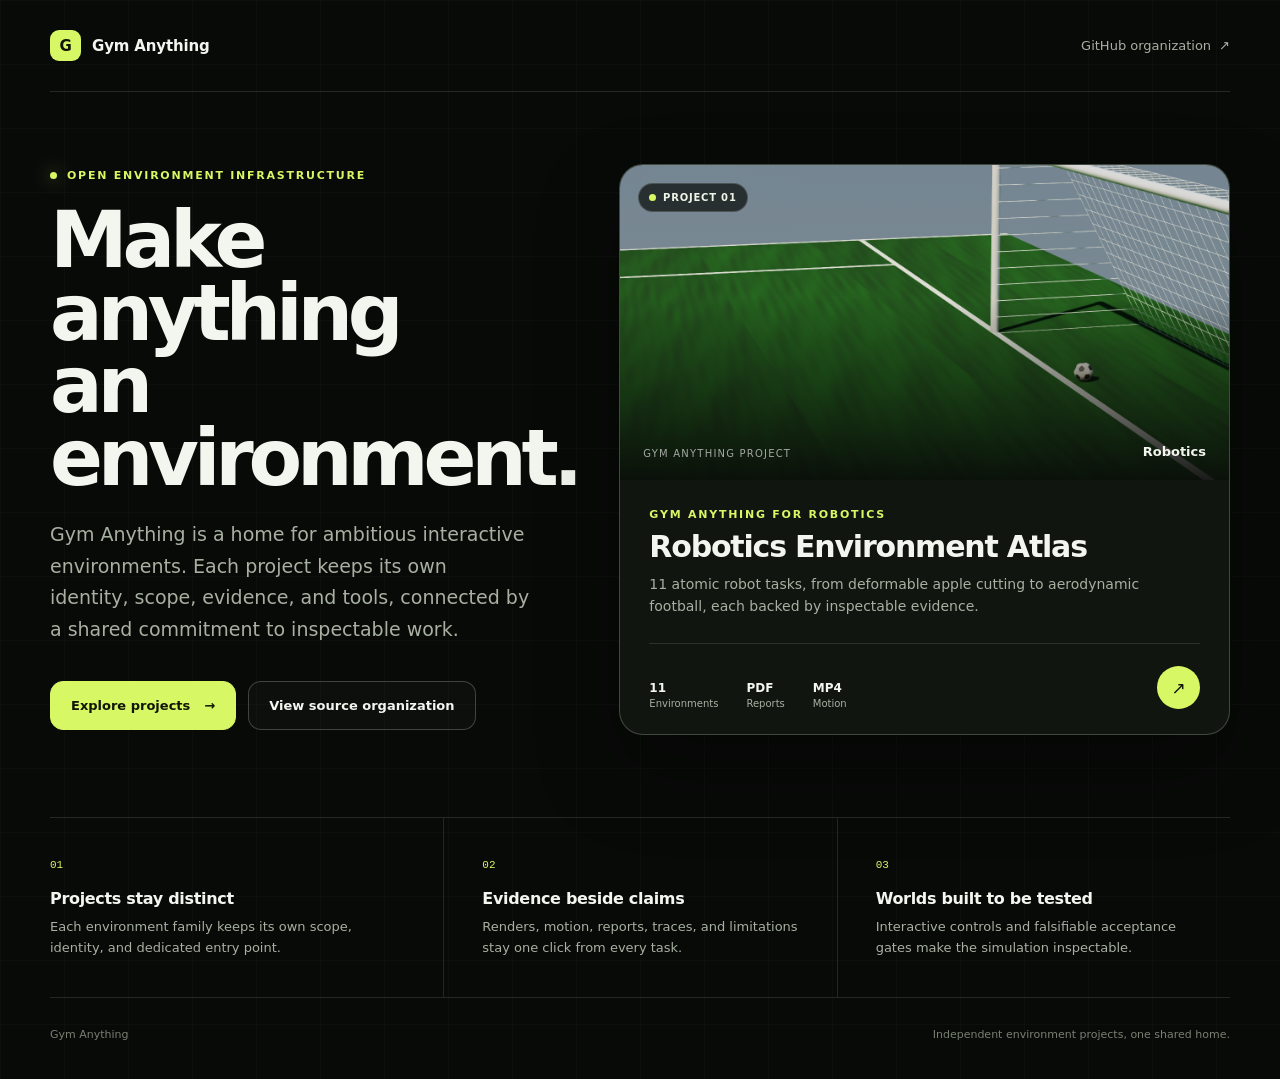
<file: index.html>
<!doctype html>
<html lang="en">
  <head>
    <meta charset="utf-8" />
    <meta name="viewport" content="width=device-width, initial-scale=1" />
    <meta
      name="description"
      content="Gym Anything is a home for ambitious, inspectable environment projects."
    />
    <meta property="og:type" content="website" />
    <meta property="og:title" content="Gym Anything" />
    <meta
      property="og:description"
      content="Independent environment projects, collected under one shared home."
    />
    <title>Gym Anything</title>
    <link
      rel="icon"
      href="data:image/svg+xml,%3Csvg xmlns='http://www.w3.org/2000/svg' viewBox='0 0 64 64'%3E%3Crect width='64' height='64' rx='14' fill='%23d7f764'/%3E%3Ctext x='32' y='44' text-anchor='middle' font-family='Arial' font-size='38' font-weight='700' fill='%23111506'%3EG%3C/text%3E%3C/svg%3E"
    />
    <link rel="stylesheet" href="./styles.css" />
  </head>
  <body>
    <a class="skip-link" href="#main">Skip to content</a>
    <div class="ambient ambient-a" aria-hidden="true"></div>
    <div class="ambient ambient-b" aria-hidden="true"></div>

    <header class="site-header shell">
      <a class="brand" href="./" aria-label="Gym Anything home">
        <span class="brand-mark">G</span>
        <span>Gym Anything</span>
      </a>
      <a
        class="github-link"
        href="https://github.com/gym-anything"
        rel="noreferrer"
      >
        GitHub organization
        <span aria-hidden="true">&#8599;</span>
      </a>
    </header>

    <main id="main" class="shell">
      <section class="hero">
        <div class="hero-copy">
          <p class="eyebrow"><span></span> Open environment infrastructure</p>
          <h1>Make anything<br />an environment.</h1>
          <p class="lede">
            Gym Anything is a home for ambitious interactive environments. Each project
            keeps its own identity, scope, evidence, and tools, connected by a shared
            commitment to inspectable work.
          </p>
          <div class="hero-actions">
            <a class="button button-primary" href="#projects">
              Explore projects
              <span aria-hidden="true">&#8594;</span>
            </a>
            <a
              class="button button-secondary"
              href="https://github.com/gym-anything"
              rel="noreferrer"
            >
              View source organization
            </a>
          </div>
        </div>

        <a
          id="projects"
          class="atlas-card"
          href="./robotics/"
          aria-label="Open the Gym Anything for Robotics project"
        >
          <div class="card-media">
            <img
              class="card-hero"
              src="./robotics/assets/football/renders/p5_05_goal.png"
              alt="A humanoid robot shooting a football toward a goal in simulation"
            />
            <span class="live-pill"><span></span> Project 01</span>
            <div class="media-scrim"></div>
            <div class="media-caption">
              <span>Gym Anything project</span>
              <strong>Robotics</strong>
            </div>
          </div>
          <div class="card-body">
            <div>
              <p class="card-kicker">Gym Anything for Robotics</p>
              <h2>Robotics Environment Atlas</h2>
              <p>
                11 atomic robot tasks, from deformable apple cutting to aerodynamic
                football, each backed by inspectable evidence.
              </p>
            </div>
            <div class="card-footer">
              <ul aria-label="Atlas contents">
                <li><strong>11</strong><span>Environments</span></li>
                <li><strong>PDF</strong><span>Reports</span></li>
                <li><strong>MP4</strong><span>Motion</span></li>
              </ul>
              <span class="round-arrow" aria-hidden="true">&#8599;</span>
            </div>
          </div>
        </a>
      </section>

      <section class="principles" aria-label="Research principles">
        <article>
          <span class="principle-number">01</span>
          <h3>Projects stay distinct</h3>
          <p>Each environment family keeps its own scope, identity, and dedicated entry point.</p>
        </article>
        <article>
          <span class="principle-number">02</span>
          <h3>Evidence beside claims</h3>
          <p>Renders, motion, reports, traces, and limitations stay one click from every task.</p>
        </article>
        <article>
          <span class="principle-number">03</span>
          <h3>Worlds built to be tested</h3>
          <p>Interactive controls and falsifiable acceptance gates make the simulation inspectable.</p>
        </article>
      </section>
    </main>

    <footer class="site-footer shell">
      <span>Gym Anything</span>
      <span>Independent environment projects, one shared home.</span>
    </footer>
  </body>
</html>
</file>
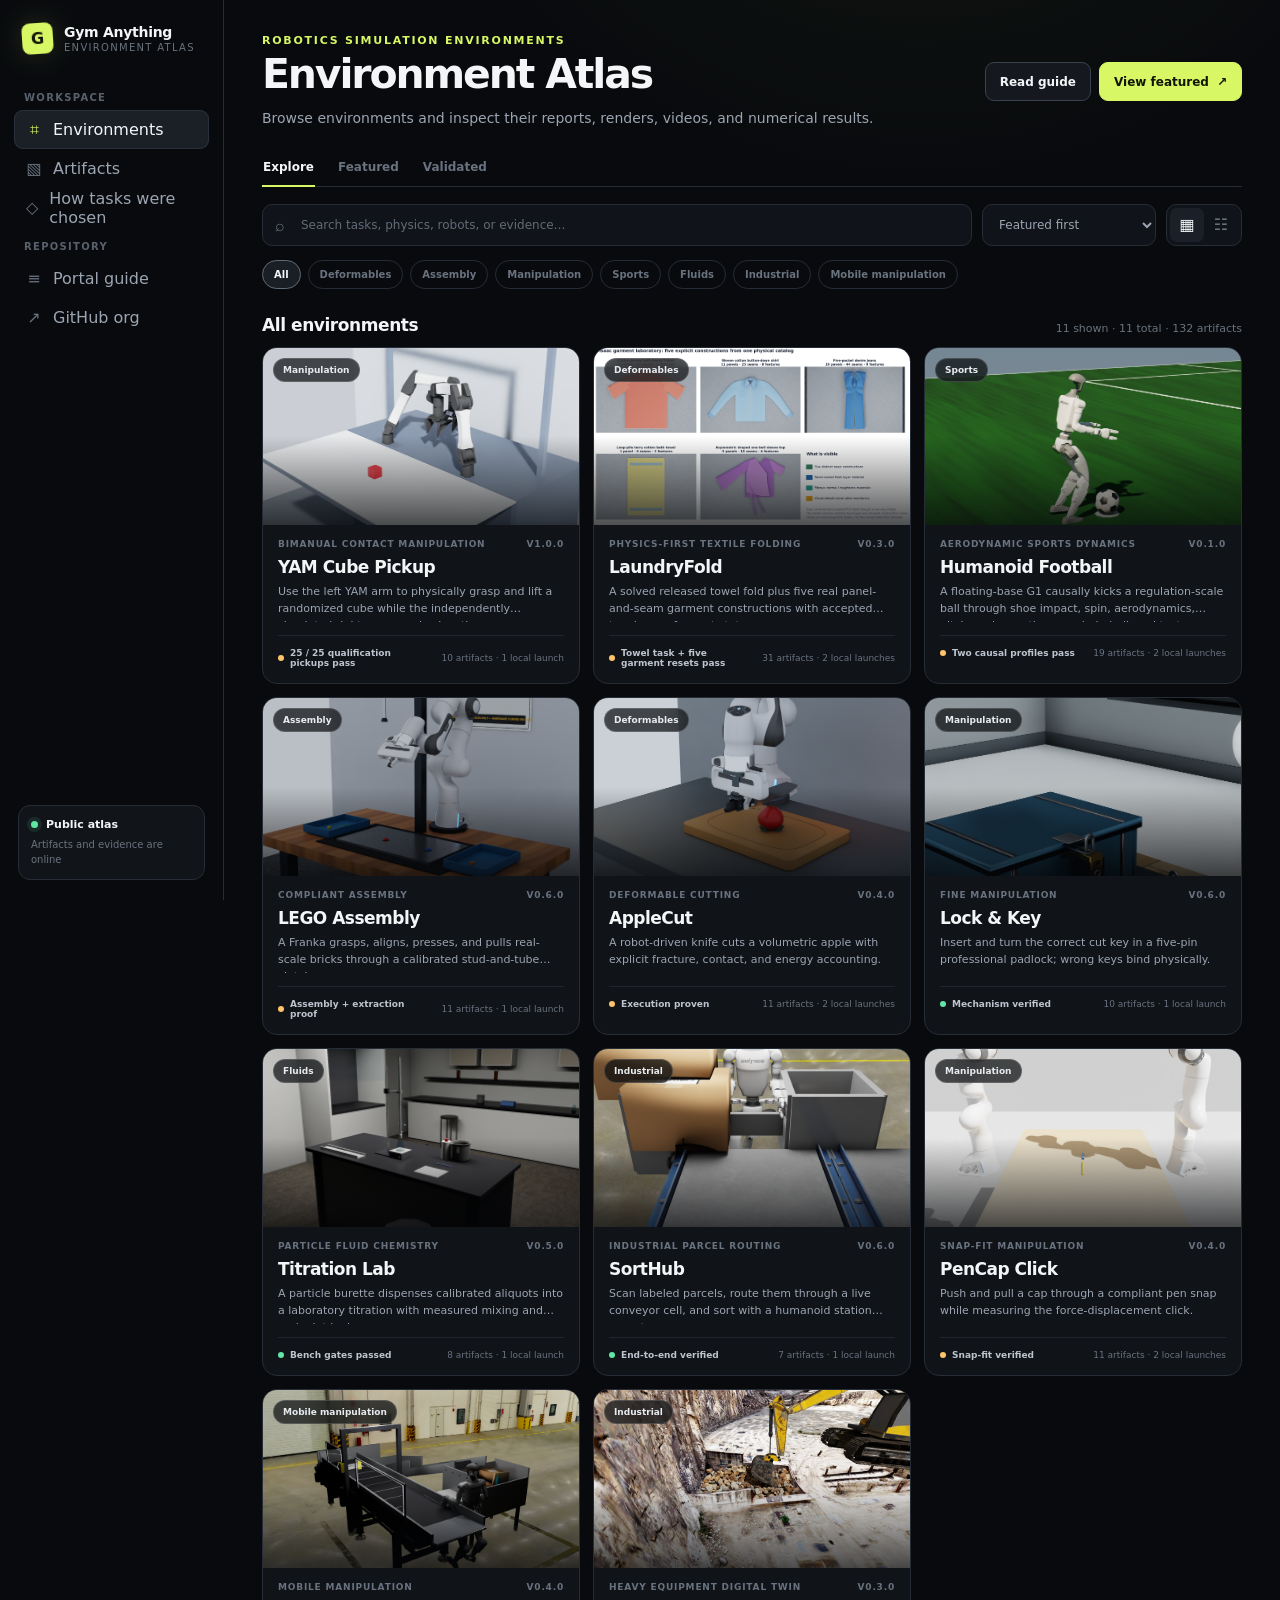
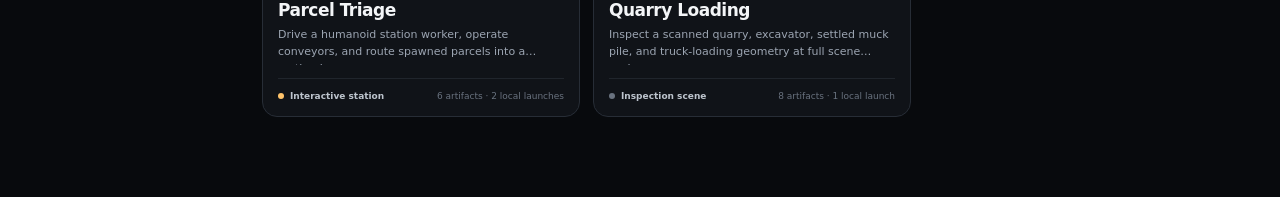
<file: robotics/index.html>
<!doctype html>
<html lang="en">
  <head>
    <meta charset="utf-8" />
    <meta name="viewport" content="width=device-width, initial-scale=1" />
    <meta
      name="description"
      content="A public visual catalog and evidence browser for Gym Anything for Robotics."
    />
    <link rel="canonical" href="https://gym-anything.github.io/robotics/" />
    <meta property="og:type" content="website" />
    <meta property="og:title" content="Gym Anything · Environment Atlas" />
    <meta property="og:description" content="Physics-first robotics environments, renders, videos, reports, and numerical evidence." />
    <meta property="og:url" content="https://gym-anything.github.io/robotics/" />
    <meta property="og:image" content="https://gym-anything.github.io/robotics/assets/football/renders/p5_00_ready.png" />
    <meta name="twitter:card" content="summary_large_image" />
    <title>Gym Anything · Environment Atlas</title>
    <link rel="icon" href="data:image/svg+xml,%3Csvg xmlns='http://www.w3.org/2000/svg' viewBox='0 0 64 64'%3E%3Crect width='64' height='64' rx='14' fill='%23d7f764'/%3E%3Ctext x='32' y='44' text-anchor='middle' font-family='Arial' font-size='38' font-weight='700' fill='%23111506'%3EG%3C/text%3E%3C/svg%3E" />
    <link rel="stylesheet" href="./styles.css" />
    <link rel="stylesheet" href="./grounding.css" />
  </head>
  <body>
    <a class="skip-link" href="#main">Skip to content</a>
    <div id="app" aria-live="polite"></div>
    <div id="lightbox" class="lightbox" hidden></div>
    <div id="toast-region" class="toast-region" aria-live="polite"></div>
    <script>globalThis.ATLAS_CONFIG = Object.freeze({"mode":"static","manifestUrl":"./environments.json","groundingManifestUrl":"./grounding.json","groundingLeaderboardUrl":"./grounding-leaderboard.json.gz","assetBase":"./assets/","organizationUrl":"https://github.com/gym-anything","sourceRepositoryUrl":"https://github.com/gym-anything/gym_anything_for_robotics"});</script>
    <script type="module" src="./app.js"></script>
  </body>
</html>
</file>
<file: styles.css>
:root {
  color-scheme: dark;
  --bg: #080a08;
  --surface: #111510;
  --surface-raised: #171c16;
  --line: rgba(226, 239, 212, 0.13);
  --line-strong: rgba(226, 239, 212, 0.23);
  --text: #f3f6ef;
  --muted: #a7b0a1;
  --acid: #d7f764;
  --acid-ink: #111506;
  --radius: 24px;
  font-family:
    Inter, ui-sans-serif, system-ui, -apple-system, BlinkMacSystemFont, "Segoe UI",
    sans-serif;
}

* {
  box-sizing: border-box;
}

html {
  min-width: 320px;
  background: var(--bg);
  scroll-behavior: smooth;
}

body {
  min-height: 100vh;
  margin: 0;
  overflow-x: hidden;
  color: var(--text);
  background:
    linear-gradient(rgba(255, 255, 255, 0.018) 1px, transparent 1px),
    linear-gradient(90deg, rgba(255, 255, 255, 0.018) 1px, transparent 1px),
    var(--bg);
  background-size: 64px 64px;
}

a {
  color: inherit;
  text-decoration: none;
}

.skip-link {
  position: fixed;
  z-index: 20;
  top: 12px;
  left: 12px;
  padding: 10px 14px;
  color: var(--acid-ink);
  background: var(--acid);
  border-radius: 10px;
  transform: translateY(-160%);
}

.skip-link:focus {
  transform: translateY(0);
}

.shell {
  width: min(1180px, calc(100% - 48px));
  margin-inline: auto;
}

.ambient {
  position: fixed;
  z-index: -1;
  width: 42vw;
  aspect-ratio: 1;
  border-radius: 50%;
  filter: blur(120px);
  opacity: 0.1;
  pointer-events: none;
}

.ambient-a {
  top: -22vw;
  right: -8vw;
  background: var(--acid);
}

.ambient-b {
  bottom: -28vw;
  left: -18vw;
  background: #4b8d78;
}

.site-header {
  display: flex;
  align-items: center;
  justify-content: space-between;
  min-height: 92px;
  border-bottom: 1px solid var(--line);
}

.brand {
  display: inline-flex;
  align-items: center;
  gap: 11px;
  font-size: 15px;
  font-weight: 760;
  letter-spacing: -0.01em;
}

.brand-mark {
  display: grid;
  width: 31px;
  aspect-ratio: 1;
  place-items: center;
  color: var(--acid-ink);
  background: var(--acid);
  border-radius: 9px;
  font-weight: 850;
}

.github-link {
  display: inline-flex;
  align-items: center;
  gap: 8px;
  color: var(--muted);
  font-size: 13px;
  transition: color 160ms ease;
}

.github-link:hover,
.github-link:focus-visible {
  color: var(--text);
}

.hero {
  display: grid;
  grid-template-columns: minmax(0, 0.88fr) minmax(440px, 1.12fr);
  gap: clamp(52px, 7vw, 96px);
  align-items: center;
  min-height: 680px;
  padding-block: 72px 82px;
}

.eyebrow,
.card-kicker {
  margin: 0;
  color: var(--acid);
  font-size: 11px;
  font-weight: 780;
  letter-spacing: 0.16em;
  text-transform: uppercase;
}

.eyebrow {
  display: flex;
  align-items: center;
  gap: 10px;
}

.eyebrow > span {
  width: 7px;
  aspect-ratio: 1;
  background: var(--acid);
  border-radius: 50%;
  box-shadow: 0 0 18px rgba(215, 247, 100, 0.7);
}

.hero-copy h1 {
  max-width: 650px;
  margin: 22px 0 24px;
  font-size: clamp(54px, 6.1vw, 88px);
  line-height: 0.93;
  letter-spacing: -0.067em;
}

.lede {
  max-width: 580px;
  margin: 0;
  color: var(--muted);
  font-size: clamp(16px, 1.5vw, 19px);
  line-height: 1.68;
}

.hero-actions {
  display: flex;
  flex-wrap: wrap;
  gap: 12px;
  margin-top: 35px;
}

.button {
  display: inline-flex;
  min-height: 49px;
  align-items: center;
  justify-content: center;
  gap: 14px;
  padding: 0 20px;
  border: 1px solid var(--line-strong);
  border-radius: 13px;
  font-size: 13px;
  font-weight: 720;
  transition:
    transform 160ms ease,
    border-color 160ms ease,
    background 160ms ease;
}

.button:hover,
.button:focus-visible {
  transform: translateY(-2px);
}

.button-primary {
  color: var(--acid-ink);
  background: var(--acid);
  border-color: var(--acid);
}

.button-primary:hover,
.button-primary:focus-visible {
  background: #e4ff81;
}

.button-secondary {
  background: rgba(255, 255, 255, 0.025);
}

.button-secondary:hover,
.button-secondary:focus-visible {
  border-color: rgba(215, 247, 100, 0.42);
}

.atlas-card {
  position: relative;
  overflow: hidden;
  background: var(--surface);
  border: 1px solid var(--line-strong);
  border-radius: var(--radius);
  box-shadow: 0 36px 80px rgba(0, 0, 0, 0.34);
  transition:
    transform 220ms ease,
    border-color 220ms ease;
}

.atlas-card:hover,
.atlas-card:focus-visible {
  border-color: rgba(215, 247, 100, 0.46);
  transform: translateY(-6px) rotate(-0.35deg);
}

.card-media {
  position: relative;
  min-height: 315px;
  overflow: hidden;
}

.card-hero {
  position: absolute;
  inset: 0;
  width: 100%;
  height: 100%;
  object-fit: cover;
  transition: transform 500ms ease;
}

.atlas-card:hover .card-hero {
  transform: scale(1.035);
}

.media-scrim {
  position: absolute;
  inset: 0;
  background: linear-gradient(180deg, rgba(8, 10, 8, 0.02) 42%, rgba(8, 10, 8, 0.92));
}

.live-pill {
  position: absolute;
  z-index: 2;
  top: 18px;
  left: 18px;
  display: flex;
  align-items: center;
  gap: 7px;
  padding: 8px 10px;
  color: #eef5e8;
  background: rgba(8, 10, 8, 0.7);
  border: 1px solid rgba(255, 255, 255, 0.18);
  border-radius: 999px;
  backdrop-filter: blur(12px);
  font-size: 10px;
  font-weight: 760;
  letter-spacing: 0.08em;
  text-transform: uppercase;
}

.live-pill > span {
  width: 7px;
  aspect-ratio: 1;
  background: var(--acid);
  border-radius: 50%;
}

.media-caption {
  position: absolute;
  z-index: 2;
  right: 23px;
  bottom: 21px;
  left: 23px;
  display: flex;
  align-items: end;
  justify-content: space-between;
  gap: 20px;
}

.media-caption span {
  color: rgba(255, 255, 255, 0.62);
  font-size: 10px;
  letter-spacing: 0.12em;
  text-transform: uppercase;
}

.media-caption strong {
  font-size: 13px;
}

.card-body {
  padding: 28px 29px 25px;
}

.card-body h2 {
  margin: 8px 0 10px;
  font-size: 30px;
  letter-spacing: -0.04em;
}

.card-body p:not(.card-kicker) {
  max-width: 520px;
  margin: 0;
  color: var(--muted);
  font-size: 14px;
  line-height: 1.55;
}

.card-footer {
  display: flex;
  align-items: end;
  justify-content: space-between;
  gap: 24px;
  margin-top: 26px;
  padding-top: 22px;
  border-top: 1px solid var(--line);
}

.card-footer ul {
  display: flex;
  gap: 28px;
  margin: 0;
  padding: 0;
  list-style: none;
}

.card-footer li {
  display: grid;
  gap: 3px;
}

.card-footer strong {
  color: var(--text);
  font-size: 12px;
}

.card-footer li span {
  color: var(--muted);
  font-size: 10px;
}

.round-arrow {
  display: grid;
  width: 43px;
  flex: 0 0 auto;
  aspect-ratio: 1;
  place-items: center;
  color: var(--acid-ink);
  background: var(--acid);
  border-radius: 50%;
  font-size: 17px;
}

.principles {
  display: grid;
  grid-template-columns: repeat(3, 1fr);
  border-top: 1px solid var(--line);
  border-bottom: 1px solid var(--line);
}

.principles article {
  padding: 35px 38px 38px 0;
}

.principles article + article {
  padding-left: 38px;
  border-left: 1px solid var(--line);
}

.principle-number {
  color: var(--acid);
  font-family: ui-monospace, SFMono-Regular, Menlo, Consolas, monospace;
  font-size: 11px;
}

.principles h3 {
  margin: 17px 0 9px;
  font-size: 16px;
  letter-spacing: -0.02em;
}

.principles p {
  margin: 0;
  color: var(--muted);
  font-size: 13px;
  line-height: 1.6;
}

.site-footer {
  display: flex;
  justify-content: space-between;
  gap: 20px;
  padding-block: 30px 38px;
  color: #778071;
  font-size: 11px;
}

.error-page {
  display: grid;
  place-items: center;
  padding: 24px;
}

.error-card {
  width: min(680px, 100%);
  padding: clamp(30px, 6vw, 64px);
  background: var(--surface);
  border: 1px solid var(--line-strong);
  border-radius: var(--radius);
}

.error-card .eyebrow {
  margin-top: 64px;
}

.error-card h1 {
  margin: 18px 0;
  font-size: clamp(38px, 7vw, 64px);
  line-height: 1;
  letter-spacing: -0.055em;
}

.error-card > p:not(.eyebrow) {
  color: var(--muted);
  line-height: 1.6;
}

@media (max-width: 940px) {
  .hero {
    grid-template-columns: 1fr;
    min-height: auto;
    padding-block: 74px;
  }

  .hero-copy {
    max-width: 720px;
  }

  .atlas-card {
    max-width: 720px;
  }
}

@media (max-width: 680px) {
  .shell {
    width: min(1180px, calc(100% - 28px));
  }

  .site-header {
    min-height: 72px;
  }

  .github-link {
    font-size: 0;
  }

  .github-link span {
    font-size: 17px;
  }

  .hero {
    gap: 44px;
    padding-block: 56px;
  }

  .hero-copy h1 {
    font-size: clamp(50px, 16vw, 70px);
  }

  .hero-actions,
  .button {
    width: 100%;
  }

  .card-media {
    min-height: 250px;
  }

  .media-caption span {
    display: none;
  }

  .card-body {
    padding: 24px 21px 21px;
  }

  .card-footer {
    align-items: center;
  }

  .card-footer ul {
    gap: 16px;
  }

  .principles {
    grid-template-columns: 1fr;
  }

  .principles article,
  .principles article + article {
    padding: 28px 4px;
    border-left: 0;
  }

  .principles article + article {
    border-top: 1px solid var(--line);
  }

  .site-footer {
    display: grid;
  }
}

@media (prefers-reduced-motion: reduce) {
  *,
  *::before,
  *::after {
    scroll-behavior: auto !important;
    transition: none !important;
  }
}
</file>
<file: robotics/styles.css>
:root {
  color-scheme: dark;
  --bg: #080a0d;
  --panel: #101318;
  --panel-2: #151920;
  --panel-3: #1b2028;
  --line: #272d36;
  --line-strong: #3a424e;
  --text: #f3f5f7;
  --muted: #9ca5b2;
  --faint: #69727f;
  --acid: #d7f764;
  --acid-ink: #111506;
  --green: #62e6a5;
  --amber: #ffc46b;
  --red: #ff776b;
  --sidebar: 224px;
  --radius: 15px;
  --shadow: 0 20px 50px rgb(0 0 0 / 32%);
  font-family: Inter, ui-sans-serif, system-ui, -apple-system, BlinkMacSystemFont, "Segoe UI", sans-serif;
}

* { box-sizing: border-box; }

html { min-width: 320px; background: var(--bg); }

body {
  margin: 0;
  min-height: 100vh;
  background:
    radial-gradient(circle at 72% -20%, rgb(215 247 100 / 8%), transparent 34rem),
    var(--bg);
  color: var(--text);
}

button, input, select { font: inherit; }
button, a { -webkit-tap-highlight-color: transparent; }
button { color: inherit; }
a { color: inherit; text-decoration: none; }
img, video { display: block; max-width: 100%; }

.skip-link {
  position: fixed;
  z-index: 200;
  left: 1rem;
  top: -4rem;
  padding: .7rem 1rem;
  border-radius: 8px;
  background: var(--acid);
  color: var(--acid-ink);
}
.skip-link:focus { top: 1rem; }

.shell { min-height: 100vh; }

.sidebar {
  position: fixed;
  inset: 0 auto 0 0;
  z-index: 30;
  width: var(--sidebar);
  display: flex;
  flex-direction: column;
  border-right: 1px solid var(--line);
  background: rgb(9 11 14 / 94%);
  backdrop-filter: blur(18px);
  padding: 20px 14px;
}

.brand {
  display: flex;
  align-items: center;
  gap: 11px;
  padding: 3px 8px 24px;
}

.brand-mark {
  width: 31px;
  height: 31px;
  display: grid;
  place-items: center;
  border-radius: 8px;
  background: var(--acid);
  color: var(--acid-ink);
  font-size: 16px;
  font-weight: 900;
  transform: rotate(-4deg);
  box-shadow: 0 0 28px rgb(215 247 100 / 16%);
}

.brand-copy { min-width: 0; }
.brand-title { display: block; font-size: 14px; font-weight: 740; letter-spacing: -.02em; }
.brand-sub { display: block; margin-top: 2px; color: var(--faint); font-size: 10px; text-transform: uppercase; letter-spacing: .13em; }

.nav-label {
  margin: 14px 10px 7px;
  color: #59616d;
  font-size: 10px;
  font-weight: 750;
  letter-spacing: .13em;
  text-transform: uppercase;
}

.nav-item {
  width: 100%;
  display: flex;
  align-items: center;
  gap: 10px;
  min-height: 39px;
  padding: 0 11px;
  border: 0;
  border-radius: 9px;
  background: transparent;
  color: var(--muted);
  cursor: pointer;
  text-align: left;
  transition: 150ms ease;
}
.nav-item:hover { color: var(--text); background: #14181e; }
.nav-item.active { color: var(--text); background: #1b2027; box-shadow: inset 0 0 0 1px #2a3039; }
.nav-icon { width: 18px; color: var(--faint); font-size: 16px; text-align: center; }
.nav-item.active .nav-icon { color: var(--acid); }

.sidebar-bottom { margin-top: auto; }

.runtime-card {
  margin: 12px 4px 0;
  border: 1px solid var(--line);
  border-radius: 12px;
  background: #11151a;
  padding: 12px;
}
.runtime-row { display: flex; align-items: center; gap: 8px; font-size: 11px; font-weight: 650; }
.runtime-dot { width: 7px; height: 7px; border-radius: 50%; background: var(--faint); box-shadow: 0 0 0 4px rgb(105 114 127 / 10%); }
.runtime-dot.available { background: var(--green); box-shadow: 0 0 0 4px rgb(98 230 165 / 10%); }
.runtime-dot.running { background: var(--acid); box-shadow: 0 0 14px var(--acid); animation: pulse 1.5s infinite; }
.runtime-copy { margin-top: 7px; color: var(--faint); font-size: 10px; line-height: 1.45; overflow-wrap: anywhere; }

.main { min-height: 100vh; margin-left: var(--sidebar); }
.content { width: min(1460px, 100%); margin: 0 auto; padding: 34px 38px 80px; }

.topline { display: flex; align-items: center; justify-content: space-between; gap: 20px; margin-bottom: 30px; }
.eyebrow { color: var(--acid); font-size: 11px; font-weight: 760; letter-spacing: .16em; text-transform: uppercase; }
.page-title { margin: 7px 0 0; font-size: clamp(28px, 3.2vw, 48px); line-height: .98; letter-spacing: -.052em; }
.page-subtitle { max-width: 720px; margin: 13px 0 0; color: var(--muted); font-size: 14px; line-height: 1.6; }

.header-actions { display: flex; align-items: center; gap: 8px; }
.button {
  min-height: 39px;
  display: inline-flex;
  align-items: center;
  justify-content: center;
  gap: 8px;
  border: 1px solid var(--line-strong);
  border-radius: 9px;
  padding: 0 14px;
  background: #15191f;
  color: var(--text);
  font-size: 12px;
  font-weight: 690;
  cursor: pointer;
  transition: transform 140ms ease, border-color 140ms ease, background 140ms ease;
}
.button:hover { transform: translateY(-1px); border-color: #596271; background: #1c2129; }
.button:disabled { cursor: not-allowed; opacity: .45; transform: none; }
.button.primary { border-color: var(--acid); background: var(--acid); color: var(--acid-ink); }
.button.primary:hover { background: #e3ff7f; }
.button.danger { color: #ffaaa2; border-color: #75433e; background: #231817; }
.button.icon { width: 39px; padding: 0; }
.button.large { min-height: 46px; padding: 0 20px; border-radius: 11px; font-size: 13px; }

.catalog-tabs { display: flex; gap: 22px; border-bottom: 1px solid var(--line); margin-bottom: 17px; }
.catalog-tab { position: relative; border: 0; padding: 0 1px 12px; background: transparent; color: var(--faint); font-size: 12px; font-weight: 650; cursor: pointer; }
.catalog-tab:hover { color: var(--muted); }
.catalog-tab.active { color: var(--text); }
.catalog-tab.active::after { content: ""; position: absolute; left: 0; right: 0; bottom: -1px; height: 2px; background: var(--acid); }

.toolbar { display: grid; grid-template-columns: minmax(220px, 1fr) auto auto; align-items: center; gap: 10px; margin-bottom: 14px; }
.search-wrap { position: relative; }
.search-icon { position: absolute; left: 13px; top: 50%; transform: translateY(-50%); color: var(--faint); pointer-events: none; }
.search {
  width: 100%;
  height: 42px;
  border: 1px solid var(--line);
  border-radius: 10px;
  padding: 0 13px 0 38px;
  outline: none;
  background: #101319;
  color: var(--text);
  font-size: 12px;
}
.search:focus { border-color: #66707e; box-shadow: 0 0 0 3px rgb(215 247 100 / 7%); }
.search::placeholder { color: #626b77; }

.select {
  height: 42px;
  border: 1px solid var(--line);
  border-radius: 10px;
  padding: 0 34px 0 12px;
  outline: none;
  background: #101319;
  color: var(--muted);
  font-size: 12px;
}

.view-toggle { display: flex; border: 1px solid var(--line); border-radius: 10px; padding: 3px; background: #101319; }
.view-toggle button { width: 34px; height: 34px; border: 0; border-radius: 7px; background: transparent; color: var(--faint); cursor: pointer; }
.view-toggle button.active { color: var(--text); background: var(--panel-3); }

.chips { display: flex; gap: 7px; overflow-x: auto; padding: 0 0 22px; scrollbar-width: none; }
.chips::-webkit-scrollbar { display: none; }
.chip { flex: 0 0 auto; height: 29px; padding: 0 11px; border: 1px solid var(--line); border-radius: 99px; background: transparent; color: var(--faint); font-size: 10px; font-weight: 660; cursor: pointer; }
.chip:hover { border-color: var(--line-strong); color: var(--muted); }
.chip.active { border-color: #616b78; background: #1a1f26; color: var(--text); }

.results-head { display: flex; align-items: end; justify-content: space-between; margin: 4px 0 12px; }
.section-title { margin: 0; font-size: 17px; letter-spacing: -.025em; }
.result-count { color: var(--faint); font-size: 11px; }

.env-grid { display: grid; grid-template-columns: repeat(3, minmax(0, 1fr)); gap: 13px; }

.env-card {
  position: relative;
  min-width: 0;
  border: 1px solid var(--line);
  border-radius: var(--radius);
  overflow: hidden;
  background: var(--panel);
  cursor: pointer;
  transition: transform 180ms ease, border-color 180ms ease, box-shadow 180ms ease;
}
.env-card:hover { transform: translateY(-3px); border-color: #414955; box-shadow: var(--shadow); }
.env-card:focus-visible { outline: 2px solid var(--acid); outline-offset: 3px; }

.card-media { position: relative; aspect-ratio: 16 / 9; overflow: hidden; background: linear-gradient(135deg, #242933, #101318); }
.card-media::after { content: ""; position: absolute; z-index: 2; inset: auto 0 0; height: 50%; background: linear-gradient(transparent, rgb(4 5 7 / 70%)); pointer-events: none; }
.card-media img { position: relative; z-index: 1; width: 100%; height: 100%; object-fit: cover; transition: transform 450ms ease; }
.env-card:hover .card-media img { transform: scale(1.025); }
.card-media img.broken { opacity: 0; }
.card-fallback { position: absolute; inset: 0; display: grid; place-items: center; font-weight: 800; color: rgb(255 255 255 / 15%); letter-spacing: -.05em; font-size: 42px; }
.card-category { position: absolute; z-index: 3; top: 10px; left: 10px; height: 24px; display: flex; align-items: center; border: 1px solid rgb(255 255 255 / 16%); border-radius: 99px; padding: 0 9px; background: rgb(8 10 13 / 70%); backdrop-filter: blur(8px); color: #e7ebef; font-size: 9px; font-weight: 690; }
.quick-launch { position: absolute; z-index: 4; right: 10px; bottom: 10px; width: 35px; height: 35px; display: grid; place-items: center; border: 1px solid rgb(255 255 255 / 20%); border-radius: 50%; background: rgb(9 11 14 / 78%); backdrop-filter: blur(10px); color: white; cursor: pointer; opacity: 0; transform: translateY(5px); transition: 160ms ease; }
.env-card:hover .quick-launch, .quick-launch:focus-visible { opacity: 1; transform: translateY(0); }
.quick-launch:hover { background: var(--acid); color: var(--acid-ink); }

.card-body { padding: 14px 15px 15px; }
.card-top { display: flex; align-items: center; justify-content: space-between; gap: 8px; color: var(--faint); font-size: 9px; font-weight: 650; text-transform: uppercase; letter-spacing: .09em; }
.card-title { margin: 8px 0 6px; font-size: 17px; letter-spacing: -.03em; }
.card-summary { display: -webkit-box; min-height: 39px; margin: 0; overflow: hidden; -webkit-line-clamp: 2; -webkit-box-orient: vertical; color: var(--muted); font-size: 11px; line-height: 1.55; }
.card-meta { display: flex; align-items: center; justify-content: space-between; gap: 12px; margin-top: 13px; padding-top: 12px; border-top: 1px solid #20252c; }
.status-pill { display: inline-flex; align-items: center; gap: 6px; min-width: 0; color: #bdc4cd; font-size: 9px; font-weight: 650; }
.status-pill::before { content: ""; flex: 0 0 auto; width: 6px; height: 6px; border-radius: 50%; background: var(--faint); }
.status-pill.green::before { background: var(--green); }
.status-pill.amber::before { background: var(--amber); }
.status-pill.gray::before { background: var(--faint); }
.artifact-count { color: var(--faint); font-size: 9px; white-space: nowrap; }

.env-grid.list { display: grid; grid-template-columns: 1fr; gap: 8px; }
.env-grid.list .env-card { display: grid; grid-template-columns: 220px minmax(0, 1fr); }
.env-grid.list .card-media { aspect-ratio: auto; min-height: 150px; }
.env-grid.list .card-body { display: grid; grid-template-columns: minmax(0, 1fr) minmax(180px, .6fr); align-content: center; column-gap: 25px; }
.env-grid.list .card-top, .env-grid.list .card-title, .env-grid.list .card-summary { grid-column: 1; }
.env-grid.list .card-meta { grid-column: 2; grid-row: 1 / span 3; border: 0; margin: 0; padding: 0; flex-direction: column; align-items: flex-end; justify-content: center; }

.empty { padding: 70px 20px; border: 1px dashed var(--line); border-radius: var(--radius); color: var(--muted); text-align: center; }
.empty strong { display: block; color: var(--text); margin-bottom: 7px; }

/* Detail */
.back-link { display: inline-flex; align-items: center; gap: 7px; color: var(--faint); font-size: 11px; margin-bottom: 20px; }
.back-link:hover { color: var(--text); }

.detail-hero { position: relative; min-height: 430px; display: grid; grid-template-columns: minmax(0, 1.4fr) minmax(330px, .6fr); border: 1px solid var(--line); border-radius: 20px; overflow: hidden; background: var(--panel); }
.detail-image { position: relative; min-height: 430px; overflow: hidden; background: #171b21; }
.detail-image::after { content: ""; position: absolute; z-index: 2; inset: 0; background: linear-gradient(90deg, transparent 60%, rgb(16 19 24 / 65%)), linear-gradient(0deg, rgb(7 9 11 / 35%), transparent 40%); pointer-events: none; }
.detail-image img { position: relative; z-index: 1; width: 100%; height: 100%; object-fit: cover; }
.detail-image img.broken { opacity: 0; }

.detail-side { position: relative; z-index: 2; display: flex; flex-direction: column; justify-content: center; padding: 35px 32px; background: linear-gradient(135deg, rgb(16 19 24 / 94%), #101318); }
.detail-side::before { content: ""; position: absolute; left: 0; top: 12%; bottom: 12%; width: 1px; background: linear-gradient(transparent, var(--accent, var(--acid)), transparent); opacity: .5; }
.detail-title { margin: 9px 0 10px; font-size: clamp(32px, 4.2vw, 58px); line-height: .96; letter-spacing: -.06em; }
.detail-summary { margin: 0; color: var(--muted); font-size: 12px; line-height: 1.6; }
.detail-badges { display: flex; flex-wrap: wrap; gap: 6px; margin: 15px 0 20px; }
.tag { display: inline-flex; align-items: center; height: 25px; padding: 0 9px; border: 1px solid #303741; border-radius: 99px; color: #aab2bd; font-size: 9px; font-weight: 630; }
.launch-stack { display: grid; grid-template-columns: minmax(0, 1fr) auto; gap: 8px; }
.launch-stack .select { height: 46px; min-width: 0; }
.launch-help { grid-column: 1 / -1; min-height: 17px; color: var(--faint); font-size: 10px; line-height: 1.4; }

.evidence-banner { display: grid; grid-template-columns: auto minmax(0, 1fr) auto; align-items: center; gap: 12px; margin: 15px 0 0; padding: 12px 14px; border: 1px solid var(--line); border-radius: 11px; background: #101318; }
.evidence-mark { width: 30px; height: 30px; display: grid; place-items: center; border-radius: 8px; background: rgb(255 196 107 / 11%); color: var(--amber); font-weight: 800; }
.evidence-mark.green { background: rgb(98 230 165 / 10%); color: var(--green); }
.evidence-mark.gray { background: rgb(105 114 127 / 12%); color: var(--muted); }
.evidence-title { font-size: 11px; font-weight: 720; }
.evidence-copy { margin-top: 3px; color: var(--muted); font-size: 10px; line-height: 1.45; }
.version { color: var(--faint); font-size: 10px; }

.report-link {
  display: grid;
  grid-template-columns: auto minmax(0, 1fr) auto;
  align-items: center;
  gap: 10px;
  margin: -5px 0 15px;
  padding: 10px 11px;
  border: 1px solid #3d4652;
  border-radius: 10px;
  background: #171c23;
  transition: 150ms ease;
}
.report-link:hover { transform: translateY(-1px); border-color: #626d7b; background: #1d232b; }
.report-link-icon { display: grid; place-items: center; width: 32px; height: 32px; border-radius: 7px; background: #e75d4e; color: white; font-size: 8px; font-weight: 850; letter-spacing: .06em; }
.report-link strong, .report-link small { display: block; }
.report-link strong { font-size: 11px; }
.report-link small { margin-top: 3px; overflow: hidden; color: var(--faint); font-size: 8px; text-overflow: ellipsis; white-space: nowrap; }
.report-link-arrow { color: var(--muted); font-size: 16px; }

.detail-layout { display: grid; grid-template-columns: minmax(0, 1fr) 280px; gap: 24px; margin-top: 26px; }
.detail-tabs { display: flex; gap: 22px; border-bottom: 1px solid var(--line); }
.detail-tab { position: relative; border: 0; padding: 0 1px 12px; background: transparent; color: var(--faint); font-size: 11px; font-weight: 680; cursor: pointer; }
.detail-tab.active { color: var(--text); }
.detail-tab.active::after { content: ""; position: absolute; left: 0; right: 0; bottom: -1px; height: 2px; background: var(--accent, var(--acid)); }
.tab-panel { padding-top: 22px; }

.copy-section { max-width: 820px; }
.copy-section h2 { margin: 0 0 11px; font-size: 20px; letter-spacing: -.035em; }
.copy-section p { margin: 0; color: #b1b8c1; font-size: 13px; line-height: 1.75; }
.metric-grid { display: grid; grid-template-columns: repeat(4, minmax(0, 1fr)); gap: 8px; margin: 23px 0; }
.metric { min-height: 90px; padding: 14px; border: 1px solid var(--line); border-radius: 12px; background: #101318; }
.metric-value { font-size: 19px; font-weight: 760; letter-spacing: -.04em; }
.metric-value.amber { color: var(--amber); }
.metric-value.gray { color: var(--muted); }
.metric-label { margin-top: 7px; color: var(--faint); font-size: 9px; font-weight: 680; letter-spacing: .08em; text-transform: uppercase; }

.mechanism-strip { display: grid; grid-template-columns: repeat(3, minmax(0, 1fr)); gap: 8px; margin-top: 20px; }
.mechanism-item { padding: 15px; border-radius: 12px; background: #12161b; border: 1px solid #20262e; }
.mechanism-number { color: var(--accent, var(--acid)); font-size: 10px; font-weight: 800; }
.mechanism-title { margin: 8px 0 5px; font-size: 12px; font-weight: 700; }
.mechanism-copy { color: var(--faint); font-size: 10px; line-height: 1.5; }

.aside-card { border: 1px solid var(--line); border-radius: 13px; background: #101318; overflow: hidden; }
.aside-card + .aside-card { margin-top: 11px; }
.aside-head { padding: 13px 14px; border-bottom: 1px solid var(--line); color: var(--muted); font-size: 10px; font-weight: 730; letter-spacing: .09em; text-transform: uppercase; }
.aside-body { padding: 12px 14px; }
.about-row { display: flex; justify-content: space-between; gap: 14px; padding: 7px 0; color: var(--faint); font-size: 10px; }
.about-row strong { color: #bec5ce; font-weight: 620; text-align: right; }
.control-row { display: grid; grid-template-columns: 90px minmax(0, 1fr); gap: 9px; align-items: start; padding: 8px 0; border-bottom: 1px solid #20252c; }
.control-row:last-child { border: 0; }
kbd { display: inline-block; width: fit-content; border: 1px solid #3a424d; border-bottom-color: #596370; border-radius: 5px; padding: 3px 6px; background: #1d222a; color: #e7eaf0; font-family: inherit; font-size: 9px; font-weight: 700; box-shadow: 0 1px 0 #4b5562; }
.control-action { color: var(--muted); font-size: 10px; line-height: 1.45; }

.artifact-toolbar { display: flex; align-items: center; justify-content: space-between; gap: 12px; margin-bottom: 13px; }
.artifact-filters { display: flex; flex-wrap: wrap; gap: 6px; }
.artifact-filter { height: 27px; padding: 0 9px; border: 1px solid var(--line); border-radius: 7px; background: transparent; color: var(--faint); font-size: 9px; font-weight: 680; cursor: pointer; }
.artifact-filter.active { border-color: #56606d; color: var(--text); background: #1a1f26; }
.artifact-grid { display: grid; grid-template-columns: repeat(3, minmax(0, 1fr)); gap: 9px; }
.artifact { min-width: 0; border: 1px solid var(--line); border-radius: 12px; overflow: hidden; background: #101318; cursor: pointer; transition: 150ms ease; }
.artifact:hover { transform: translateY(-2px); border-color: #414a56; }
.artifact-media { position: relative; aspect-ratio: 16 / 10; display: grid; place-items: center; overflow: hidden; background: linear-gradient(135deg, #1b2028, #0c0f13); }
.artifact-media img, .artifact-media video { width: 100%; height: 100%; object-fit: cover; }
.artifact-media img.broken { opacity: 0; }
.artifact-play { position: absolute; z-index: 2; inset: 50% auto auto 50%; width: 40px; height: 40px; display: grid; place-items: center; border: 1px solid rgb(255 255 255 / 30%); border-radius: 50%; padding-left: 2px; background: rgb(7 9 12 / 78%); color: white; font-size: 14px; box-shadow: 0 8px 24px rgb(0 0 0 / 45%); transform: translate(-50%, -50%); transition: 150ms ease; }
.video-artifact:hover .artifact-play { border-color: var(--acid); background: var(--acid); color: var(--acid-ink); transform: translate(-50%, -50%) scale(1.06); }
.artifact-symbol { color: #555f6c; font-size: 28px; font-weight: 800; letter-spacing: -.05em; }
.artifact-type { position: absolute; left: 8px; top: 8px; padding: 3px 6px; border-radius: 5px; background: rgb(6 8 10 / 78%); color: #cbd1d8; font-size: 8px; font-weight: 760; letter-spacing: .08em; text-transform: uppercase; }
.artifact-copy { padding: 11px; }
.artifact-title { overflow: hidden; color: #e7eaee; font-size: 11px; font-weight: 690; text-overflow: ellipsis; white-space: nowrap; }
.artifact-caption { display: -webkit-box; min-height: 30px; margin-top: 5px; overflow: hidden; -webkit-line-clamp: 2; -webkit-box-orient: vertical; color: var(--faint); font-size: 9px; line-height: 1.55; }
.artifact-path { margin-top: 7px; overflow: hidden; color: #515a66; font-family: ui-monospace, SFMono-Regular, Consolas, monospace; font-size: 8px; text-overflow: ellipsis; white-space: nowrap; }
.artifact-environment { margin-bottom: 5px; color: var(--acid); font-size: 8px; font-weight: 750; letter-spacing: .1em; text-transform: uppercase; }
.pdf-artifact .artifact-media::after { content: "Open PDF ↗"; position: absolute; z-index: 2; right: 9px; bottom: 9px; padding: 5px 7px; border-radius: 6px; background: rgb(7 9 12 / 82%); color: white; font-size: 8px; font-weight: 720; opacity: 0; transform: translateY(3px); transition: 150ms ease; }
.pdf-artifact:hover .artifact-media::after { opacity: 1; transform: translateY(0); }

.report-callout { display: grid; grid-template-columns: auto minmax(0, 1fr) auto; align-items: center; gap: 13px; margin: -3px 0 19px; padding: 14px 15px; border: 1px solid #3a424d; border-radius: 12px; background: linear-gradient(100deg, #171c23, #101318); }
.report-callout-mark { display: grid; place-items: center; width: 42px; height: 42px; border-radius: 9px; background: #e75d4e; color: white; font-size: 10px; font-weight: 850; letter-spacing: .08em; box-shadow: 0 10px 26px rgb(231 93 78 / 18%); }
.report-callout-title { font-size: 12px; font-weight: 750; }
.report-callout-copy { margin-top: 4px; color: var(--muted); font-size: 10px; }
.library-toolbar { grid-template-columns: 1fr; margin-bottom: 10px; }
.library-filters { margin-bottom: 24px; }
.library-filters .artifact-filter span { margin-left: 4px; color: #626c78; }
.library-results-head { margin-top: 0; }
.library-grid { grid-template-columns: repeat(4, minmax(0, 1fr)); }
.library-grid .pdf-artifact .artifact-media { aspect-ratio: 4 / 3; }

.evidence-list { display: grid; gap: 9px; }
.evidence-row { display: grid; grid-template-columns: 38px minmax(0, 1fr); gap: 12px; padding: 14px; border: 1px solid var(--line); border-radius: 12px; background: #101318; }
.evidence-index { width: 30px; height: 30px; display: grid; place-items: center; border-radius: 8px; background: #1b2028; color: var(--accent, var(--acid)); font-size: 10px; font-weight: 800; }
.evidence-row h3 { margin: 1px 0 5px; font-size: 12px; }
.evidence-row p { margin: 0; color: var(--muted); font-size: 10px; line-height: 1.55; }

.runbar { position: fixed; z-index: 40; left: calc(var(--sidebar) + 18px); right: 18px; bottom: 16px; display: flex; align-items: center; gap: 12px; max-width: 1100px; margin: 0 auto; border: 1px solid #48515d; border-radius: 13px; padding: 10px 11px 10px 14px; background: rgb(19 23 28 / 92%); box-shadow: 0 15px 50px rgb(0 0 0 / 50%); backdrop-filter: blur(18px); }
.runbar[hidden] { display: none; }
.runbar-main { min-width: 0; flex: 1; }
.runbar-title { font-size: 11px; font-weight: 720; }
.runbar-copy { margin-top: 3px; overflow: hidden; color: var(--faint); font-size: 9px; text-overflow: ellipsis; white-space: nowrap; }
.runbar-time { color: var(--acid); font-variant-numeric: tabular-nums; font-size: 11px; font-weight: 700; }

.lightbox { position: fixed; inset: 0; z-index: 100; padding: 28px; background: rgb(3 4 6 / 88%); backdrop-filter: blur(15px); }
.lightbox[hidden] { display: none; }
.lightbox-dialog { width: min(1180px, 100%); height: 100%; margin: 0 auto; display: flex; flex-direction: column; border: 1px solid #3a424d; border-radius: 16px; overflow: hidden; background: #0d1014; box-shadow: 0 25px 100px #000; }
.lightbox-head { display: flex; align-items: center; gap: 12px; min-height: 55px; padding: 0 14px 0 18px; border-bottom: 1px solid var(--line); }
.lightbox-title { flex: 1; min-width: 0; overflow: hidden; font-size: 12px; font-weight: 700; text-overflow: ellipsis; white-space: nowrap; }
.lightbox-path { max-width: 45%; overflow: hidden; color: var(--faint); font: 9px ui-monospace, SFMono-Regular, Consolas, monospace; text-overflow: ellipsis; white-space: nowrap; }
.lightbox-body { min-height: 0; flex: 1; display: grid; place-items: center; overflow: auto; background: #080a0d; }
.lightbox-body img, .lightbox-body video { max-width: 100%; max-height: 100%; object-fit: contain; }
.lightbox-body pre { align-self: stretch; justify-self: stretch; margin: 0; padding: 24px; overflow: auto; color: #c9d1da; font: 11px/1.65 ui-monospace, SFMono-Regular, Consolas, monospace; white-space: pre-wrap; word-break: break-word; }

.toast-region { position: fixed; z-index: 120; top: 16px; right: 16px; display: grid; gap: 8px; width: min(370px, calc(100vw - 32px)); }
.toast { border: 1px solid #3b4551; border-radius: 11px; padding: 12px 14px; background: rgb(20 24 30 / 96%); color: #dfe4e9; box-shadow: 0 16px 40px rgb(0 0 0 / 36%); font-size: 11px; line-height: 1.45; animation: toast-in 180ms ease-out; }
.toast.error { border-color: #754842; color: #ffb1aa; }
.toast.success { border-color: #376850; color: #9cf2c4; }

.loading { min-height: 100vh; display: grid; place-items: center; color: var(--muted); }
.loading-mark { width: 34px; height: 34px; margin: 0 auto 12px; border: 2px solid #2e353f; border-top-color: var(--acid); border-radius: 50%; animation: spin 800ms linear infinite; }

@keyframes spin { to { transform: rotate(360deg); } }
@keyframes pulse { 50% { opacity: .45; } }
@keyframes toast-in { from { opacity: 0; transform: translateY(-5px); } }

@media (max-width: 1160px) {
  .env-grid { grid-template-columns: repeat(2, minmax(0, 1fr)); }
  .artifact-grid { grid-template-columns: repeat(2, minmax(0, 1fr)); }
  .library-grid { grid-template-columns: repeat(3, minmax(0, 1fr)); }
  .detail-hero { grid-template-columns: 1.15fr .85fr; }
  .metric-grid { grid-template-columns: repeat(2, minmax(0, 1fr)); }
}

@media (max-width: 900px) {
  :root { --sidebar: 72px; }
  .sidebar { width: var(--sidebar); padding-inline: 10px; }
  .brand { justify-content: center; padding-inline: 0; }
  .brand-copy, .nav-label, .nav-item span:not(.nav-icon), .runtime-copy, .runtime-row span:not(.runtime-dot) { display: none; }
  .nav-item { justify-content: center; padding: 0; }
  .runtime-card { padding: 13px 0; }
  .runtime-row { justify-content: center; }
  .content { padding-inline: 25px; }
  .detail-hero { grid-template-columns: 1fr; }
  .detail-image { min-height: 360px; }
  .detail-side::before { left: 10%; right: 10%; top: 0; bottom: auto; width: auto; height: 1px; }
  .detail-layout { grid-template-columns: 1fr; }
  .detail-aside { display: grid; grid-template-columns: repeat(2, minmax(0, 1fr)); gap: 11px; }
  .aside-card + .aside-card { margin-top: 0; }
  .library-grid { grid-template-columns: repeat(2, minmax(0, 1fr)); }
}

@media (max-width: 650px) {
  :root { --sidebar: 0px; }
  .sidebar { position: sticky; top: 0; width: 100%; height: 56px; flex-direction: row; align-items: center; border-right: 0; border-bottom: 1px solid var(--line); padding: 0 12px; }
  .brand { justify-content: flex-start; padding: 0; }
  .brand-mark { width: 29px; height: 29px; }
  .brand-copy { display: block; }
  .brand-sub { display: none; }
  .sidebar nav { margin-left: auto; display: flex; }
  .sidebar .nav-label, .sidebar-bottom, .sidebar nav .nav-item:nth-of-type(n+4) { display: none; }
  .sidebar nav .nav-item { width: 42px; }
  .main { margin-left: 0; }
  .content { padding: 25px 15px 76px; }
  .topline { align-items: flex-start; }
  .header-actions .button:not(.primary) { display: none; }
  .page-title { font-size: 34px; }
  .toolbar { grid-template-columns: 1fr auto; }
  .toolbar .select { display: none; }
  .env-grid, .artifact-grid { grid-template-columns: 1fr; }
  .env-grid.list .env-card { display: block; }
  .env-grid.list .card-media { min-height: auto; aspect-ratio: 16 / 9; }
  .env-grid.list .card-body { display: block; }
  .env-grid.list .card-meta { margin-top: 13px; padding-top: 12px; border-top: 1px solid #20252c; flex-direction: row; align-items: center; justify-content: space-between; }
  .detail-image { min-height: 280px; }
  .detail-side { padding: 27px 20px; }
  .detail-title { font-size: 40px; }
  .launch-stack { grid-template-columns: 1fr; }
  .launch-help { grid-column: auto; }
  .evidence-banner { grid-template-columns: auto 1fr; }
  .evidence-banner .version { display: none; }
  .metric-grid { grid-template-columns: repeat(2, minmax(0, 1fr)); }
  .mechanism-strip { grid-template-columns: 1fr; }
  .detail-aside { grid-template-columns: 1fr; }
  .artifact-toolbar { align-items: flex-start; flex-direction: column; }
  .library-grid { grid-template-columns: 1fr; }
  .report-callout { grid-template-columns: auto 1fr; }
  .report-callout > .result-count { display: none; }
  .runbar { left: 10px; right: 10px; bottom: 9px; }
  .lightbox { padding: 8px; }
  .lightbox-path { display: none; }
}

@media (prefers-reduced-motion: reduce) {
  *, *::before, *::after { scroll-behavior: auto !important; animation-duration: .01ms !important; animation-iteration-count: 1 !important; transition-duration: .01ms !important; }
}
</file>
<file: robotics/grounding.css>
.g-content {
  --stage: var(--acid);
  width: min(1560px, 100%);
}

.grounding-nav-links {
  display: grid;
  gap: 1px;
  margin: 3px 0 9px 29px;
  padding-left: 9px;
  border-left: 1px solid #303842;
}
.grounding-nav-links a { padding: 5px 7px; border-radius: 6px; color: var(--faint); font-size: 9px; }
.grounding-nav-links a:hover { background: #15191f; color: var(--text); }

.g-kicker {
  color: var(--stage, var(--acid));
  font-size: 10px;
  font-weight: 800;
  letter-spacing: .15em;
  text-transform: uppercase;
}

.g-hero {
  position: relative;
  isolation: isolate;
  min-height: 320px;
  display: flex;
  flex-direction: column;
  justify-content: end;
  overflow: hidden;
  margin: -34px -38px 22px;
  padding: 62px 7.5% 42px;
  border-bottom: 1px solid var(--line);
  background: linear-gradient(115deg, #0b0e11 20%, #10151a 100%);
}

.g-hero::after {
  display: none;
}

.g-hero h1 {
  max-width: 860px;
  margin: 12px 0 16px;
  font-size: clamp(40px, 5vw, 64px);
  line-height: 1.02;
  letter-spacing: -.045em;
}

.g-hero > p {
  max-width: 710px;
  margin: 0;
  color: #b2bac4;
  font-size: 14px;
  line-height: 1.7;
}

.g-hero-actions {
  display: flex;
  flex-wrap: wrap;
  gap: 8px;
  margin-top: 25px;
}

.g-metrics {
  display: grid;
  grid-template-columns: repeat(4, minmax(0, 1fr));
  gap: 9px;
}

.g-metric {
  min-width: 0;
  padding: 18px;
  border: 1px solid var(--line);
  border-radius: 13px;
  background: linear-gradient(145deg, #14181e, #0e1115);
}

.g-metric strong,
.g-metric span { display: block; }
.g-metric strong { font-size: clamp(22px, 2.5vw, 34px); line-height: 1; letter-spacing: -.055em; }
.g-metric span { margin-top: 9px; color: var(--faint); font-size: 9px; font-weight: 720; letter-spacing: .09em; text-transform: uppercase; }
.g-overview-metrics { margin-bottom: 20px; }

.g-stage-rail {
  display: grid;
  grid-template-columns: repeat(5, minmax(0, 1fr));
  overflow: hidden;
  border: 1px solid var(--line);
  border-radius: 13px;
  background: #0e1115;
}

.g-stage-stop {
  position: relative;
  min-width: 0;
  display: flex;
  align-items: center;
  gap: 9px;
  min-height: 48px;
  padding: 0 14px;
  border-right: 1px solid var(--line);
  color: var(--faint);
  transition: 150ms ease;
}
.g-stage-stop:last-child { border-right: 0; }
.g-stage-stop:hover { background: #171b21; color: var(--text); }
.g-stage-stop.active { background: color-mix(in srgb, var(--stage) 8%, #11151a); color: var(--text); box-shadow: inset 0 -2px 0 var(--stage); }
.g-stage-stop > span { color: var(--stage); font: 750 10px ui-monospace, SFMono-Regular, Consolas, monospace; }
.g-stage-stop strong { min-width: 0; overflow: hidden; font-size: 10px; text-overflow: ellipsis; white-space: nowrap; }

.g-section { margin-top: 50px; }
.g-section-head { display: flex; align-items: end; justify-content: space-between; gap: 25px; margin-bottom: 17px; }
.g-section-head.compact { margin-bottom: 14px; }
.g-section-head h2 { margin: 6px 0 0; font-size: 24px; letter-spacing: -.04em; }
.g-section-head > span,
.g-section-head > a { color: var(--faint); font-size: 10px; }
.g-section-head > a:hover { color: var(--text); }
.g-section-intro { max-width: 900px; margin: -6px 0 20px; color: var(--muted); font-size: 11px; line-height: 1.7; }

.g-overview-introduction {
  display: grid;
  grid-template-columns: repeat(2, minmax(0, 1fr));
  gap: 12px;
  margin: 26px 0;
}
.g-overview-introduction > div {
  padding: 24px;
  border: 1px solid var(--line);
  border-radius: 14px;
  background: #101318;
}
.g-overview-introduction h2 { margin: 7px 0 11px; font-size: 24px; letter-spacing: -.035em; }
.g-overview-introduction p { margin: 0; color: var(--muted); font-size: 16px; line-height: 1.7; }

.g-axis-explanation {
  display: grid;
  grid-template-columns: minmax(0, 1.15fr) minmax(360px, .85fr);
  gap: 38px;
  align-items: center;
  padding: 24px;
  border: 1px solid var(--line);
  border-radius: 14px;
  background: #101318;
}
.g-axis-explanation h2 { margin: 7px 0 11px; font-size: 25px; letter-spacing: -.035em; }
.g-axis-explanation p { margin: 0; color: var(--muted); font-size: 15px; line-height: 1.7; }
.g-axis-explanation .g-axis-pair { margin-top: 0; }

.g-method-status { display: grid; grid-template-columns: repeat(2, minmax(0, 1fr)); gap: 10px; }
.g-method-status .g-section-head { grid-column: 1 / -1; }
.g-method-status > div:not(.g-section-head) { padding: 19px; border: 1px solid var(--line); border-radius: 12px; background: #101318; }
.g-method-status > div:not(.g-section-head) > span,
.g-stage-context span,
.g-step-operation > span,
.g-method-note > span,
.g-dataset-context span,
.g-leaderboard-guide span,
.g-record-section-head h2 {
  color: var(--stage, var(--acid));
  font-size: 11px;
  font-weight: 800;
  letter-spacing: .09em;
  text-transform: uppercase;
}
.g-method-status p { margin: 8px 0 0; color: var(--muted); font-size: 15px; line-height: 1.7; }

.g-execution-note {
  display: grid;
  grid-template-columns: 150px minmax(0, 1fr);
  gap: 22px;
  align-items: start;
  margin-top: 18px;
  padding: 16px 18px;
  border-left: 3px solid var(--stage, #ffd47d);
  background: color-mix(in srgb, var(--stage, #ffd47d) 5%, #101318);
}
.g-execution-note > span { color: var(--stage, #ffd47d); font-size: 9px; font-weight: 800; letter-spacing: .1em; text-transform: uppercase; }
.g-execution-note > p { margin: 0; color: #c0c7cf; font-size: 11px; line-height: 1.65; }

.g-walkthrough { margin: 0; padding: 0; border-top: 1px solid var(--line); list-style: none; }
.g-walkthrough li { border-bottom: 1px solid var(--line); }
.g-walkthrough a { display: grid; grid-template-columns: 58px minmax(0, 1fr) auto; gap: 18px; align-items: start; padding: 18px 8px; }
.g-walkthrough a:hover { background: color-mix(in srgb, var(--stage) 4%, transparent); }
.g-walkthrough a > span { color: var(--stage); font: 800 12px ui-monospace, SFMono-Regular, Consolas, monospace; }
.g-walkthrough strong { display: block; font-size: 14px; }
.g-walkthrough p { max-width: 1050px; margin: 5px 0 0; color: var(--muted); font-size: 11px; line-height: 1.65; }
.g-walkthrough a > b { color: var(--stage); }

.g-stage-list { border-top: 1px solid var(--line); }
.g-stage-row {
  display: grid;
  grid-template-columns: 58px minmax(0, 1.25fr) minmax(280px, .75fr) auto;
  gap: 20px;
  align-items: start;
  padding: 22px 8px;
  border-bottom: 1px solid var(--line);
}
.g-stage-row:hover { background: color-mix(in srgb, var(--stage) 4%, transparent); }
.g-stage-row .g-stage-number { margin: 0; color: var(--stage); font: 850 13px ui-monospace, SFMono-Regular, Consolas, monospace; }
.g-stage-row-main h3 { max-width: 760px; margin: 6px 0 8px; font-size: 19px; line-height: 1.2; letter-spacing: -.03em; }
.g-stage-row-main p,
.g-stage-row-output p { margin: 0; color: var(--muted); font-size: 10px; line-height: 1.65; }
.g-stage-row-output { padding-left: 18px; border-left: 1px solid #2a3139; }
.g-stage-row-output > span { color: var(--stage); font-size: 8px; font-weight: 800; letter-spacing: .1em; text-transform: uppercase; }
.g-stage-row-output p { margin-top: 7px; }
.g-stage-row-output small { display: block; margin-top: 10px; color: var(--faint); font-size: 8px; }
.g-stage-row-arrow { color: var(--stage); }

.g-stage-grid {
  display: grid;
  grid-template-columns: repeat(5, minmax(0, 1fr));
  gap: 9px;
}

.g-stage-card {
  position: relative;
  min-width: 0;
  min-height: 345px;
  display: flex;
  flex-direction: column;
  overflow: hidden;
  padding: 19px;
  border: 1px solid var(--line);
  border-radius: 15px;
  background: linear-gradient(155deg, color-mix(in srgb, var(--stage) 5%, #14181e), #0d1014 72%);
  transition: 180ms ease;
}
.g-stage-card::after { content: ""; position: absolute; inset: 0 0 auto; height: 2px; background: var(--stage); opacity: .75; }
.g-stage-card:hover { border-color: color-mix(in srgb, var(--stage) 50%, #39414b); transform: translateY(-4px); box-shadow: var(--shadow); }
.g-stage-number { margin-bottom: 42px; color: var(--stage); font: 850 13px ui-monospace, SFMono-Regular, Consolas, monospace; }
.g-stage-card h3 { margin: 8px 0; font-size: 20px; letter-spacing: -.035em; }
.g-stage-card > p { margin: 0; color: var(--muted); font-size: 10px; line-height: 1.6; }
.g-stage-result { margin-top: auto; padding-top: 21px; color: #c8ced5; font-size: 10px; line-height: 1.55; }
.g-stage-link { display: flex; justify-content: space-between; margin-top: 16px; padding-top: 13px; border-top: 1px solid #242a32; color: var(--faint); font-size: 9px; font-weight: 680; }
.g-stage-link b { color: var(--stage); }

.g-two-column { display: grid; grid-template-columns: 1.15fr .85fr; gap: 10px; }
.g-panel { min-width: 0; padding: 22px; border: 1px solid var(--line); border-radius: 15px; background: #101318; }
.g-panel-intro { margin: -5px 0 13px; color: var(--faint); font-size: 9px; line-height: 1.5; }
.g-count-chain { border-top: 1px solid #252c34; }
.g-count-row { display: grid; grid-template-columns: minmax(125px, .7fr) auto minmax(170px, 1.3fr); gap: 12px; align-items: center; padding: 10px 2px; border-bottom: 1px solid #252c34; }
.g-count-row:hover { color: var(--text); }
.g-count-row strong { font-size: 10px; }
.g-count-row b { font-size: 13px; font-variant-numeric: tabular-nums; }
.g-count-row small { color: var(--faint); font-size: 8px; line-height: 1.45; }

.g-funnel { display: grid; gap: 5px; }
.g-funnel-row {
  position: relative;
  isolation: isolate;
  min-height: 45px;
  display: grid;
  grid-template-columns: minmax(130px, 1fr) auto 72px;
  align-items: center;
  gap: 12px;
  overflow: hidden;
  padding: 0 12px;
  border: 1px solid #20262e;
  border-radius: 9px;
  font-size: 10px;
}
.g-funnel-row:hover { border-color: #3f4854; }
.g-funnel-bar { position: absolute; z-index: -1; inset: 0 auto 0 0; width: var(--width); background: hsl(calc(79 + var(--index) * 33) 58% 58% / 9%); border-right: 1px solid hsl(calc(79 + var(--index) * 33) 70% 65% / 22%); }
.g-funnel-row > b { font-size: 13px; }
.g-funnel-row small { color: var(--faint); text-align: right; }

.g-axis-panel { display: flex; flex-direction: column; justify-content: center; }
.g-axis-panel h2 { margin: 7px 0 10px; font-size: 28px; letter-spacing: -.045em; }
.g-axis-panel > p { margin: 0; color: var(--muted); font-size: 11px; line-height: 1.7; }
.g-axis-pair { display: grid; grid-template-columns: 1fr auto 1fr; align-items: center; gap: 11px; margin-top: 22px; }
.g-axis-pair a { display: grid; grid-template-columns: auto 1fr; column-gap: 9px; align-items: center; padding: 12px; border: 1px solid var(--line); border-radius: 11px; background: #15191f; }
.g-axis-pair a:hover { border-color: #4b5663; }
.g-axis-pair a strong,
.g-axis-pair a small { grid-column: 2; }
.g-axis-pair a strong { align-self: end; font-size: 11px; }
.g-axis-pair a small { align-self: start; color: var(--faint); font-size: 8px; }
.g-axis-icon { grid-row: 1 / span 2; width: 32px; height: 32px; display: grid; place-items: center; border-radius: 8px; font-size: 14px; font-weight: 800; }
.g-axis-icon.market { background: rgb(143 227 255 / 11%); color: #8fe3ff; }
.g-axis-icon.life { background: rgb(185 242 124 / 11%); color: #b9f27c; }
.g-not-equal { color: var(--faint); font-size: 18px; }

.g-document-grid { display: grid; grid-template-columns: repeat(5, minmax(0, 1fr)); gap: 9px; }
.g-document-card { min-width: 0; display: grid; grid-template-columns: auto 1fr auto; align-items: start; gap: 11px; padding: 14px; border: 1px solid var(--line); border-radius: 12px; background: #101318; color: inherit; cursor: pointer; text-align: left; transition: 150ms ease; }
.g-document-card:hover { border-color: #48525f; transform: translateY(-2px); }
.g-document-type { display: grid; place-items: center; width: 34px; height: 34px; border-radius: 8px; background: #252b34; color: var(--stage, var(--acid)); font-size: 8px; font-weight: 850; letter-spacing: .08em; }
.g-document-card strong,
.g-document-card small { display: block; }
.g-document-card strong { font-size: 10px; line-height: 1.35; }
.g-document-card small { margin-top: 5px; color: var(--faint); font-size: 8px; line-height: 1.45; }
.g-document-card > b { color: var(--faint); }

.g-method-boundary,
.g-outcome { display: grid; grid-template-columns: 100px minmax(0, 1fr); gap: 20px; align-items: start; margin-top: 28px; padding: 17px 19px; border: 1px solid #35404b; border-radius: 12px; background: #12171c; }
.g-method-boundary > span,
.g-outcome > span { color: var(--stage, var(--acid)); font-size: 9px; font-weight: 800; letter-spacing: .12em; text-transform: uppercase; }
.g-method-boundary p,
.g-outcome p { margin: 0; color: #c0c7cf; font-size: 11px; line-height: 1.65; }

.g-glossary { display: grid; grid-template-columns: repeat(2, minmax(0, 1fr)); gap: 0 34px; margin: 0; border-top: 1px solid var(--line); }
.g-glossary > div { display: grid; grid-template-columns: 150px minmax(0, 1fr); gap: 15px; padding: 14px 0; border-bottom: 1px solid var(--line); }
.g-glossary dt { color: #e0e4e8; font-size: 10px; font-weight: 750; }
.g-glossary dd { margin: 0; color: var(--muted); font-size: 10px; line-height: 1.6; }

.g-stage-hero {
  position: relative;
  display: grid;
  grid-template-columns: 120px minmax(0, 760px);
  gap: 30px;
  align-items: end;
  min-height: 270px;
  overflow: hidden;
  margin-bottom: 24px;
  padding: 35px;
  border: 1px solid var(--line);
  border-radius: 18px;
  background: radial-gradient(circle at 10% 100%, color-mix(in srgb, var(--stage) 17%, transparent), transparent 22rem), #0e1115;
}
.g-stage-big-number { color: var(--stage); font: 900 clamp(64px, 8vw, 112px)/.8 ui-monospace, SFMono-Regular, Consolas, monospace; letter-spacing: -.11em; opacity: .8; }
.g-stage-hero h1 { margin: 8px 0 12px; font-size: clamp(36px, 4vw, 56px); line-height: 1.02; letter-spacing: -.045em; }
.g-stage-hero p { margin: 0; color: #b0b8c2; font-size: 13px; line-height: 1.7; }
.g-stage-question { display: block; max-width: 720px; margin: 0 0 10px; color: #e3e7eb; font-size: 15px; line-height: 1.45; }
.g-stage-metrics { margin-top: 12px; }

.g-stage-context {
  display: grid;
  grid-template-columns: repeat(4, minmax(0, 1fr));
  overflow: hidden;
  margin-top: 18px;
  border: 1px solid var(--line);
  border-radius: 14px;
  background: #101318;
}
.g-stage-context > div { min-width: 0; padding: 18px; border-right: 1px solid var(--line); }
.g-stage-context > div:last-child { border-right: 0; }
.g-stage-context p { margin: 8px 0 0; color: var(--muted); font-size: 15px; line-height: 1.65; }

.g-step-operation { margin-top: 8px; }
.g-step-operation p { margin: 6px 0 0; color: var(--muted); font-size: 15px; line-height: 1.65; }

.g-stage-result > p { max-width: 1000px; margin: -4px 0 20px; color: var(--muted); font-size: 16px; line-height: 1.7; }
.g-stage-result.g-section { margin-top: 50px; padding-top: 0; color: inherit; font-size: inherit; }

.g-method-note {
  display: grid;
  grid-template-columns: 190px minmax(0, 1fr);
  gap: 22px;
  margin-top: 36px;
  padding: 18px 20px;
  border-left: 3px solid var(--stage);
  background: color-mix(in srgb, var(--stage) 5%, #101318);
}
.g-method-note p { margin: 0; color: var(--muted); font-size: 15px; line-height: 1.7; }

.g-worked-example { overflow: hidden; padding: 23px; border: 1px solid color-mix(in srgb, var(--stage) 28%, var(--line)); border-radius: 15px; background: color-mix(in srgb, var(--stage) 4%, #0f1216); }
.g-worked-example .g-section-head { margin-bottom: 12px; }
.g-worked-example .g-section-intro { margin-bottom: 16px; }
.g-worked-example > dl { margin: 0; border-top: 1px solid #2a3139; }
.g-worked-example > dl > div { display: grid; grid-template-columns: 170px minmax(0, 1fr); gap: 18px; padding: 13px 0; border-bottom: 1px solid #2a3139; }
.g-worked-example dt { color: var(--stage); font-size: 9px; font-weight: 800; letter-spacing: .06em; text-transform: uppercase; }
.g-worked-example dd { margin: 0; color: #c3cad2; font-size: 11px; line-height: 1.65; }

.g-substeps { position: relative; display: grid; gap: 11px; }
.g-substeps::before { content: ""; position: absolute; left: 29px; top: 30px; bottom: 30px; width: 1px; background: linear-gradient(var(--stage), #2d343e); opacity: .45; }
.g-substep { position: relative; display: grid; grid-template-columns: 60px minmax(0, 1fr); gap: 16px; padding: 18px; border: 1px solid var(--line); border-radius: 14px; background: #101318; }
.g-substep-index { position: relative; z-index: 1; width: 42px; height: 42px; display: grid; place-items: center; border: 1px solid color-mix(in srgb, var(--stage) 40%, #313944); border-radius: 50%; background: #11151a; color: var(--stage); font: 760 10px ui-monospace, SFMono-Regular, Consolas, monospace; }
.g-substep-body h3 { margin: 1px 0 6px; font-size: 15px; letter-spacing: -.025em; }
.g-substep-body > p { margin: 0; color: var(--muted); font-size: 10px; line-height: 1.6; }
.g-substep-datasets { display: grid; grid-template-columns: repeat(3, minmax(0, 1fr)); gap: 7px; margin-top: 15px; }
.g-step-io { display: grid; grid-template-columns: 1fr 1fr; gap: 0 22px; margin: 16px 0 0; border-top: 1px solid #2a3139; border-bottom: 1px solid #2a3139; }
.g-step-io > div { display: grid; grid-template-columns: 58px minmax(0, 1fr); gap: 10px; padding: 12px 0; }
.g-step-io > div + div { padding-left: 20px; border-left: 1px solid #2a3139; }
.g-step-io dt { color: var(--stage); font-size: 8px; font-weight: 800; letter-spacing: .09em; text-transform: uppercase; }
.g-step-io dd { margin: 0; color: #b9c0c8; font-size: 9px; line-height: 1.6; }
.g-step-example { margin-top: 13px; padding: 12px 14px; border-left: 2px solid var(--stage); background: color-mix(in srgb, var(--stage) 5%, #11151a); }
.g-step-example span { color: var(--stage); font-size: 8px; font-weight: 800; letter-spacing: .08em; text-transform: uppercase; }
.g-step-example p { margin: 6px 0 0; color: #c4cbd3; font-size: 10px; line-height: 1.65; }
.g-decision-method { margin-top: 16px; overflow: hidden; border: 1px solid color-mix(in srgb, var(--stage) 25%, #303741); border-radius: 12px; background: #0c1014; }
.g-decision-method-head { display: flex; align-items: start; justify-content: space-between; gap: 18px; padding: 14px 16px; border-bottom: 1px solid #293039; background: color-mix(in srgb, var(--stage) 5%, #101419); }
.g-decision-method-head span,
.g-method-sources > span { display: block; color: var(--stage); font-size: 8px; font-weight: 800; letter-spacing: .08em; text-transform: uppercase; }
.g-decision-method-head h4 { margin: 5px 0 0; font-size: 13px; letter-spacing: -.015em; }
.g-decision-method-head > strong { flex: 0 0 auto; padding: 5px 8px; border: 1px solid color-mix(in srgb, var(--stage) 28%, #353e48); border-radius: 999px; color: #c7cdd4; font-size: 8px; font-weight: 700; }
.g-decision-criteria { margin: 0; padding: 0 16px; list-style: none; counter-reset: criterion; }
.g-decision-criteria li { counter-increment: criterion; display: grid; grid-template-columns: 132px minmax(0, 1fr); gap: 16px; padding: 11px 0; border-bottom: 1px solid #252c34; }
.g-decision-criteria li::before { content: counter(criterion, decimal-leading-zero); grid-row: 1; grid-column: 1; color: color-mix(in srgb, var(--stage) 65%, #65707c); font: 700 8px ui-monospace, SFMono-Regular, Consolas, monospace; }
.g-decision-criteria b { grid-row: 1; grid-column: 1; margin-left: 24px; color: #d5d9de; font-size: 9px; line-height: 1.5; }
.g-decision-criteria p { grid-row: 1; grid-column: 2; margin: 0; color: #aeb6c0; font-size: 9px; line-height: 1.6; }
.g-method-sources { padding: 12px 16px 14px; }
.g-method-sources > div { display: flex; flex-wrap: wrap; gap: 7px; margin-top: 9px; }
.g-method-sources button { min-width: 0; display: grid; gap: 3px; padding: 8px 10px; border: 1px solid #303843; border-radius: 8px; background: #13181e; color: inherit; text-align: left; cursor: pointer; }
.g-method-sources button:hover { border-color: color-mix(in srgb, var(--stage) 50%, #3d4651); background: #171d24; }
.g-method-sources button strong { color: #d0d5da; font-size: 8px; }
.g-method-sources button code { overflow-wrap: anywhere; color: #8e98a4; font-size: 7px; }
.g-method-sources > p { margin: 10px 0 0; color: #818b96; font-size: 8px; line-height: 1.5; }
.g-method-sources > p code { overflow-wrap: anywhere; color: #aeb7c1; }
.g-substep-data { margin-top: 12px; border-top: 1px solid #282f37; }
.g-substep-data summary { display: flex; align-items: center; justify-content: space-between; gap: 16px; padding: 12px 2px 2px; color: #aab2bc; cursor: pointer; font-size: 9px; font-weight: 700; }
.g-substep-data summary span { color: var(--faint); font-size: 8px; font-weight: 500; }

.g-dataset-card { min-width: 0; display: flex; flex-direction: column; min-height: 190px; padding: 15px; border: 1px solid var(--line); border-radius: 12px; background: linear-gradient(145deg, #15191f, #0e1115); transition: 150ms ease; }
.g-dataset-card:hover { border-color: color-mix(in srgb, var(--stage, var(--acid)) 40%, #434c58); transform: translateY(-2px); }
.g-dataset-card.compact { min-height: 112px; padding: 12px; background: #14181d; }
.g-dataset-top,
.g-dataset-foot { display: flex; align-items: center; justify-content: space-between; gap: 8px; color: var(--faint); font-size: 8px; }
.g-format { color: var(--stage, var(--acid)); font-weight: 760; letter-spacing: .07em; text-transform: uppercase; }
.g-dataset-card h3 { margin: 12px 0 7px; font-size: 13px; letter-spacing: -.025em; }
.g-dataset-card > p { margin: 0; color: var(--muted); font-size: 9px; line-height: 1.55; }
.g-dataset-foot { margin-top: auto; padding-top: 13px; border-top: 1px solid #242a32; }
.g-dataset-foot b { color: var(--stage, var(--acid)); }
.g-dataset-card.compact h3 { margin: 9px 0 12px; font-size: 11px; }

.g-stage-pagination { display: grid; grid-template-columns: 1fr 1fr; gap: 10px; margin-top: 44px; }
.g-stage-pagination a { display: flex; flex-direction: column; padding: 17px; border: 1px solid var(--line); border-radius: 12px; background: #101318; }
.g-stage-pagination a:hover { border-color: #46515e; }
.g-stage-pagination .next { align-items: end; text-align: right; }
.g-stage-pagination small { color: var(--faint); font-size: 8px; letter-spacing: .09em; text-transform: uppercase; }
.g-stage-pagination strong { margin-top: 6px; font-size: 12px; }

.g-selection-summary { padding: 22px; border: 1px solid var(--line); border-radius: 15px; background: #101318; }
.g-tier-bar { display: flex; min-height: 54px; overflow: hidden; border: 1px solid #2b323b; border-radius: 11px; }
.g-tier-bar > span { flex-grow: var(--grow); display: flex; align-items: center; justify-content: center; gap: 7px; border-right: 1px solid #0d1014; background: color-mix(in srgb, var(--tier) 17%, #11151a); box-shadow: inset 0 -3px 0 var(--tier); }
.g-tier-bar > span:last-child { border: 0; }
.g-tier-bar b { color: var(--tier); font-size: 10px; }
.g-tier-bar small { color: #c4cbd3; font-size: 9px; }
.g-tier-legend { display: flex; flex-wrap: wrap; gap: 14px; margin-top: 12px; color: var(--faint); font-size: 9px; }
.g-tier-legend span { display: inline-flex; align-items: center; gap: 5px; }
.g-tier-legend i { width: 7px; height: 7px; border-radius: 50%; background: var(--tier); }
.g-tier-legend b { color: #c7cdd5; }
.g-coverage-grid { display: grid; grid-template-columns: repeat(4, minmax(0, 1fr)); gap: 8px; margin-top: 22px; }
.g-ring-card,
.g-coverage-tally { min-height: 145px; display: flex; align-items: center; justify-content: center; flex-direction: column; padding: 13px; border: 1px solid var(--line); border-radius: 12px; background: #0d1014; text-align: center; }
.g-ring { width: 82px; height: 82px; display: grid; place-items: center; border-radius: 50%; background: radial-gradient(circle closest-side, #0d1014 77%, transparent 78% 99%), conic-gradient(var(--ring) calc(var(--percent) * 1%), #252b33 0); }
.g-ring strong { font-size: 13px; }
.g-ring-card > span,
.g-coverage-tally > span { margin-top: 9px; color: var(--muted); font-size: 9px; }
.g-coverage-tally strong { color: var(--stage); font-size: 30px; letter-spacing: -.06em; }
.g-coverage-tally small { margin-top: 5px; color: var(--green); font-size: 8px; }
.g-axis-warning { margin: 18px 0 0; padding: 11px 13px; border-left: 2px solid #ffd47d; background: rgb(255 212 125 / 5%); color: #aeb6c0; font-size: 9px; line-height: 1.55; }
.g-selection-coverage-intro { max-width: 1000px; margin: 22px 0 0; color: var(--muted); font-size: 15px; line-height: 1.7; }
.g-selection-axis-note { margin: 16px 0 0; color: var(--muted); font-size: 14px; line-height: 1.65; }

.g-page-header { align-items: end; }
.g-registry-toolbar,
.g-data-toolbar { display: grid; grid-template-columns: minmax(260px, 1fr) auto; gap: 8px; margin: 20px 0; }
.g-registry-results { margin-top: 26px; }
.g-dataset-grid { display: grid; grid-template-columns: repeat(4, minmax(0, 1fr)); gap: 9px; }
.g-registry-stage + .g-registry-stage { margin-top: 46px; }
.g-registry-stage-head { display: flex; align-items: end; justify-content: space-between; gap: 24px; margin-bottom: 16px; padding-bottom: 14px; border-bottom: 1px solid var(--line); }
.g-registry-stage-head h2 { margin: 6px 0 7px; font-size: 25px; letter-spacing: -.035em; }
.g-registry-stage-head p { max-width: 850px; margin: 0; color: var(--muted); font-size: 14px; line-height: 1.6; }
.g-registry-stage-head > span { flex: 0 0 auto; color: var(--faint); font-size: 12px; }

.g-data-breadcrumbs { display: flex; align-items: center; gap: 8px; margin-bottom: 24px; color: var(--faint); font-size: 9px; }
.g-data-breadcrumbs a:hover { color: var(--text); }
.g-data-breadcrumbs b { min-width: 0; overflow: hidden; color: #aeb6c0; font-weight: 600; text-overflow: ellipsis; white-space: nowrap; }
.g-dataset-hero,
.g-leaderboard-hero { display: flex; align-items: end; justify-content: space-between; gap: 28px; margin-bottom: 20px; }
.g-dataset-hero > div,
.g-leaderboard-hero > div { max-width: 900px; }
.g-dataset-hero h1,
.g-leaderboard-hero h1 { margin: 8px 0 10px; font-size: clamp(34px, 4vw, 52px); line-height: 1.03; letter-spacing: -.045em; }
.g-dataset-hero p,
.g-leaderboard-hero p { margin: 0; color: var(--muted); font-size: 12px; line-height: 1.65; }
.g-dataset-meta { display: grid; grid-template-columns: repeat(4, minmax(0, 1fr)); overflow: hidden; border: 1px solid var(--line); border-radius: 11px; background: #101318; }
.g-dataset-meta span { display: flex; align-items: center; justify-content: center; gap: 6px; min-height: 46px; border-right: 1px solid var(--line); color: var(--faint); font-size: 9px; }
.g-dataset-meta span:last-child { border: 0; }
.g-dataset-meta b { color: #d5dae0; }
.g-path { display: flex; align-items: center; gap: 10px; margin: 9px 0 20px; padding: 9px 12px; border: 1px solid #222831; border-radius: 8px; background: #0b0e11; }
.g-path span { color: var(--stage); font-size: 8px; font-weight: 800; letter-spacing: .1em; text-transform: uppercase; }
.g-path code { min-width: 0; overflow: hidden; color: #6e7885; font-size: 9px; text-overflow: ellipsis; white-space: nowrap; }

.g-dataset-context,
.g-leaderboard-guide {
  display: grid;
  grid-template-columns: repeat(2, minmax(0, 1fr));
  overflow: hidden;
  margin: 18px 0;
  border: 1px solid var(--line);
  border-radius: 12px;
  background: #101318;
}
.g-dataset-context > div,
.g-leaderboard-guide > div { min-width: 0; padding: 18px; border-right: 1px solid var(--line); }
.g-dataset-context > div:last-child { border-right: 0; }
.g-dataset-context p,
.g-leaderboard-guide p { margin: 7px 0 0; color: var(--muted); font-size: 15px; line-height: 1.65; }
.g-file-details { margin: 0 0 20px; padding: 12px; border: 1px solid var(--line); border-radius: 10px; background: #0d1014; }
.g-file-details > summary { color: var(--muted); cursor: pointer; font-size: 13px; font-weight: 700; }
.g-file-details[open] > summary { margin-bottom: 12px; }
.g-file-details .g-path { margin-bottom: 0; }

.g-data-loading { min-height: 360px; display: flex; align-items: center; justify-content: center; flex-direction: column; border: 1px dashed var(--line); border-radius: 14px; color: var(--muted); text-align: center; }
.g-data-loading strong { color: var(--text); font-size: 13px; }
.g-data-loading span { margin-top: 6px; color: var(--faint); font-size: 9px; }

.g-data-toolbar { grid-template-columns: minmax(260px, 1fr) repeat(3, auto); align-items: center; }
.g-leaderboard-toolbar { grid-template-columns: repeat(3, minmax(0, 1fr)); }
.g-data-toolbar > *,
.g-leaderboard-toolbar > * { min-width: 0; max-width: 100%; }
.g-data-toolbar .select,
.g-leaderboard-toolbar .select { width: 100%; }
.g-table-status { display: flex; align-items: center; justify-content: space-between; gap: 20px; margin: 12px 1px 9px; color: var(--faint); font-size: 9px; }
.g-table-status strong { color: #d9dde2; font-size: 11px; }
.g-table-wrap { position: relative; max-height: min(70vh, 760px); overflow: auto; border: 1px solid var(--line); border-radius: 12px; background: #0d1014; scrollbar-color: #39414c #12161b; }
.g-table { width: 100%; border-collapse: separate; border-spacing: 0; font-size: 9px; }
.g-table th { position: sticky; z-index: 3; top: 0; min-width: 150px; height: 43px; border-bottom: 1px solid #353d47; border-right: 1px solid #252b33; background: rgb(20 24 30 / 97%); color: var(--faint); text-align: left; backdrop-filter: blur(8px); }
.g-table th:first-child { left: 0; z-index: 4; min-width: 58px; }
.g-table th button { width: 100%; height: 100%; border: 0; padding: 0 11px; background: transparent; color: inherit; cursor: pointer; font-size: 8px; font-weight: 760; letter-spacing: .07em; text-align: left; text-transform: uppercase; }
.g-table th button:hover,
.g-table th button.active { color: var(--stage, var(--acid)); }
.g-table td { max-width: 380px; height: 52px; padding: 9px 11px; border-bottom: 1px solid #20262e; border-right: 1px solid #20262e; color: #bdc4cc; line-height: 1.45; vertical-align: top; }
.g-table tbody tr { cursor: pointer; transition: background 100ms ease; }
.g-table tbody tr:hover,
.g-table tbody tr:focus { outline: none; background: rgb(215 247 100 / 4%); }
.g-table tbody tr:focus-visible { box-shadow: inset 0 0 0 2px var(--acid); }
.g-table tbody tr:last-child td { border-bottom: 0; }
.g-table .g-row-number { position: sticky; z-index: 2; left: 0; min-width: 58px; max-width: 58px; background: #11151a; color: #68727e; font-variant-numeric: tabular-nums; text-align: right; }
.g-table code { color: #8d97a4; font-size: 8px; }
.g-table td > strong,
.g-table td > small { display: block; }
.g-table td > small { margin-top: 4px; color: var(--faint); font-size: 8px; }
.g-null { color: #58616d; font-style: italic; }
.g-boolean,
.g-status { display: inline-flex; align-items: center; min-height: 20px; padding: 0 7px; border: 1px solid #333b45; border-radius: 99px; color: #9ea7b2; font-size: 8px; font-weight: 680; white-space: nowrap; }
.g-boolean.yes,
.g-status.ready { border-color: rgb(98 230 165 / 28%); background: rgb(98 230 165 / 7%); color: #83eab3; }
.g-boolean.no { border-color: rgb(255 119 107 / 25%); color: #e59189; }
.g-status.selected { border-color: rgb(215 247 100 / 27%); background: rgb(215 247 100 / 7%); color: var(--acid); }
.g-status.existing { border-color: rgb(143 227 255 / 27%); background: rgb(143 227 255 / 7%); color: #8fe3ff; }
.g-status.development { border-color: rgb(255 196 107 / 25%); background: rgb(255 196 107 / 6%); color: #e9b96f; }
.g-array { display: flex; flex-wrap: wrap; gap: 3px; }
.g-array > span,
.g-record-tags > span { display: inline-flex; padding: 2px 5px; border: 1px solid #303843; border-radius: 4px; background: #171c22; color: #aab3be; font-size: 8px; }
.g-array small { align-self: center; color: var(--faint); font-size: 8px; }
.g-complex { color: #8290a0; font-family: ui-monospace, SFMono-Regular, Consolas, monospace; font-size: 8px; }

.g-pagination { display: grid; grid-template-columns: auto 1fr auto auto; align-items: center; gap: 8px; margin-top: 12px; }
.g-pagination > div { display: flex; justify-content: end; gap: 4px; }
.g-pagination button { min-width: 32px; height: 32px; border: 1px solid var(--line); border-radius: 7px; background: #101318; color: var(--muted); cursor: pointer; font-size: 9px; }
.g-pagination button:hover:not(:disabled) { border-color: #4a5562; color: var(--text); }
.g-pagination button.active { border-color: var(--stage, var(--acid)); color: var(--stage, var(--acid)); }
.g-pagination button:disabled { opacity: .35; cursor: default; }
.g-pagination > span { color: var(--faint); font-size: 9px; }

.g-leaderboard-views { display: grid; grid-template-columns: repeat(4, minmax(0, 1fr)); gap: 7px; }
.g-leaderboard-guide { grid-template-columns: repeat(4, minmax(0, 1fr)); margin-bottom: 20px; }
.g-leaderboard-guide > div:last-child { border-right: 0; }
.g-leaderboard-views button { display: flex; flex-direction: column; align-items: start; min-height: 68px; padding: 12px 14px; border: 1px solid var(--line); border-radius: 11px; background: #101318; color: var(--muted); cursor: pointer; text-align: left; }
.g-leaderboard-views button:hover { border-color: #46515d; }
.g-leaderboard-views button.active { border-color: var(--acid); background: rgb(215 247 100 / 6%); color: var(--text); box-shadow: inset 0 -2px 0 var(--acid); }
.g-leaderboard-views strong { font-size: 11px; }
.g-leaderboard-views small { margin-top: 6px; color: var(--faint); font-size: 8px; }
.g-leaderboard-warning { margin: 9px 0 18px; }
.g-selection-partition { display: flex; flex-wrap: wrap; gap: 7px; margin: -9px 0 18px; }
.g-selection-partition span { padding: 7px 9px; border: 1px solid var(--line); border-radius: 7px; background: #101318; color: var(--faint); font-size: 8px; }
.g-selection-partition b { margin-right: 3px; color: #d5dae0; }
.g-leaderboard-table th:nth-child(2) { min-width: 230px; }
.g-leaderboard-table th:nth-child(3) { min-width: 170px; }
.g-order { color: var(--acid); font: 760 12px ui-monospace, SFMono-Regular, Consolas, monospace; }

.g-record-dialog { width: min(1060px, 100%); }
.g-record-dialog .lightbox-head { justify-content: space-between; }
.g-record-dialog .lightbox-head > div { min-width: 0; flex: 1; }
.g-record-dialog .lightbox-path { max-width: 100%; margin-top: 4px; }
.g-record-body { min-height: 0; overflow: auto; padding: 18px; background: #0b0e11; }
.g-record-body dl { display: grid; grid-template-columns: repeat(2, minmax(0, 1fr)); gap: 8px; margin: 0; }
.g-record-field { min-width: 0; padding: 12px; border: 1px solid #252c34; border-radius: 9px; background: #11151a; }
.g-record-field dt { margin-bottom: 7px; color: #687380; font-size: 8px; font-weight: 780; letter-spacing: .08em; text-transform: uppercase; }
.g-record-field dd { margin: 0; color: #c4cad1; font-size: 10px; line-height: 1.55; overflow-wrap: anywhere; }
.g-record-field pre,
.g-record-body details pre { max-height: 360px; margin: 0; overflow: auto; padding: 11px; border-radius: 7px; background: #090b0e; color: #aeb7c1; font: 9px/1.55 ui-monospace, SFMono-Regular, Consolas, monospace; white-space: pre-wrap; }
.g-record-tags { display: flex; flex-wrap: wrap; gap: 4px; }
.g-record-body details { margin-top: 11px; padding: 12px; border: 1px solid #252c34; border-radius: 9px; background: #11151a; }
.g-record-body summary { cursor: pointer; color: var(--muted); font-size: 9px; font-weight: 700; }
.g-record-body details pre { max-height: none; margin-top: 11px; }
.g-record-body details > dl { margin-top: 12px; }
.g-record-section + .g-record-section { margin-top: 28px; padding-top: 26px; border-top: 1px solid var(--line); }
.g-record-section-head { margin-bottom: 12px; }
.g-record-section-head h2 { margin: 0; }
.g-record-section-head p { max-width: 850px; margin: 6px 0 0; color: var(--muted); font-size: 14px; line-height: 1.6; }
.g-record-technical { margin-top: 28px !important; }
.g-record-technical > dl { margin-top: 12px; }
.g-record-technical > details { background: #0b0e11; }

/*
 * Readable type scale
 *
 * The first version compressed nearly every explanatory sentence into
 * 8–11 px text. Keep labels compact, but make the method, examples, and data
 * legible at ordinary browser zoom.
 */
.grounding-nav-links a { font-size: 12px; }
.g-kicker { font-size: 12px; }
.g-hero > p { font-size: 17px; }
.g-metric span { font-size: 11px; }
.g-stage-stop > span,
.g-stage-stop strong { font-size: 12px; }
.g-section-head > span,
.g-section-head > a { font-size: 13px; }
.g-section-intro { font-size: 15px; }
.g-execution-note > span { font-size: 11px; }
.g-execution-note > p { font-size: 15px; }
.g-walkthrough a > span { font-size: 13px; }
.g-walkthrough strong { font-size: 17px; }
.g-walkthrough p { font-size: 15px; }
.g-stage-row .g-stage-number { font-size: 14px; }
.g-stage-row-main h3 { font-size: 21px; }
.g-stage-row-main p,
.g-stage-row-output p { font-size: 15px; }
.g-stage-row-output > span { font-size: 11px; }
.g-stage-row-output small { font-size: 13px; }
.g-stage-card h3 { font-size: 22px; }
.g-stage-card > p,
.g-stage-result { font-size: 14px; }
.g-stage-link { font-size: 12px; }
.g-panel-intro { font-size: 13px; }
.g-count-row strong { font-size: 14px; }
.g-count-row b { font-size: 16px; }
.g-count-row small { font-size: 13px; }
.g-funnel-row { font-size: 14px; }
.g-funnel-row > b { font-size: 16px; }
.g-funnel-row small { font-size: 13px; }
.g-axis-panel > p { font-size: 15px; }
.g-axis-pair a strong { font-size: 14px; }
.g-axis-pair a small { font-size: 12px; }
.g-document-type { font-size: 11px; }
.g-document-card strong { font-size: 14px; }
.g-document-card small { font-size: 12px; }
.g-method-boundary > span,
.g-outcome > span { font-size: 11px; }
.g-method-boundary p,
.g-outcome p { font-size: 15px; }
.g-glossary dt,
.g-glossary dd { font-size: 14px; }
.g-stage-hero p { font-size: 16px; }
.g-stage-question { font-size: 18px; }
.g-worked-example dt { font-size: 11px; }
.g-worked-example dd { font-size: 15px; }
.g-substep-index { font-size: 12px; }
.g-substep-body h3 { font-size: 20px; }
.g-substep-body > p { font-size: 15px; }
.g-step-io dt { font-size: 11px; }
.g-step-io dd { font-size: 14px; }
.g-step-example span { font-size: 11px; }
.g-step-example p { font-size: 15px; }
.g-decision-method-head span,
.g-method-sources > span { font-size: 11px; }
.g-decision-method-head h4 { font-size: 17px; }
.g-decision-method-head > strong { font-size: 11px; }
.g-decision-criteria li::before { font-size: 11px; }
.g-decision-criteria b { font-size: 13px; }
.g-decision-criteria p { font-size: 14px; }
.g-method-sources button strong { font-size: 12px; }
.g-method-sources button code { font-size: 11px; }
.g-method-sources > p { font-size: 11px; }
.g-substep-data summary { font-size: 13px; }
.g-substep-data summary span { font-size: 12px; }
.g-dataset-top,
.g-dataset-foot { font-size: 11px; }
.g-dataset-card h3 { font-size: 16px; }
.g-dataset-card > p { font-size: 13px; }
.g-dataset-card.compact h3 { font-size: 14px; }
.g-stage-pagination small { font-size: 11px; }
.g-stage-pagination strong { font-size: 15px; }
.g-tier-bar b { font-size: 13px; }
.g-tier-bar small,
.g-tier-legend { font-size: 12px; }
.g-ring strong { font-size: 16px; }
.g-ring-card > span,
.g-coverage-tally > span { font-size: 13px; }
.g-coverage-tally small { font-size: 11px; }
.g-axis-warning { font-size: 13px; }
.g-data-breadcrumbs { font-size: 12px; }
.g-dataset-hero p,
.g-leaderboard-hero p { font-size: 15px; }
.g-dataset-meta span { font-size: 12px; }
.g-path span { font-size: 11px; }
.g-path code { font-size: 12px; }
.g-data-loading strong { font-size: 16px; }
.g-data-loading span { font-size: 13px; }
.g-table-status { font-size: 13px; }
.g-table-status strong { font-size: 14px; }
.g-table { font-size: 12px; }
.g-table th button { font-size: 11px; }
.g-table code { font-size: 11px; }
.g-table td > small { font-size: 11px; }
.g-boolean,
.g-status { font-size: 11px; }
.g-array > span,
.g-record-tags > span,
.g-array small,
.g-complex { font-size: 11px; }
.g-pagination button,
.g-pagination > span { font-size: 12px; }
.g-leaderboard-views strong { font-size: 14px; }
.g-leaderboard-views small { font-size: 12px; }
.g-selection-partition span { font-size: 11px; }
.g-order { font-size: 14px; }
.g-record-field dt { font-size: 11px; }
.g-record-field dd { font-size: 14px; }
.g-record-field pre,
.g-record-body details pre { font-size: 12px; }
.g-record-body summary { font-size: 13px; }

@media (max-width: 1260px) {
  .g-stage-grid { grid-template-columns: repeat(3, minmax(0, 1fr)); }
  .g-stage-row { grid-template-columns: 48px minmax(0, 1fr) minmax(250px, .7fr) auto; }
  .g-document-grid { grid-template-columns: repeat(3, minmax(0, 1fr)); }
  .g-dataset-grid { grid-template-columns: repeat(3, minmax(0, 1fr)); }
  .g-substep-datasets { grid-template-columns: repeat(2, minmax(0, 1fr)); }
  .g-data-toolbar { grid-template-columns: minmax(240px, 1fr) repeat(2, auto); }
  .g-leaderboard-toolbar { grid-template-columns: repeat(3, minmax(0, 1fr)); }
}

@media (max-width: 900px) {
  .grounding-nav-links { display: none; }
  .g-hero { margin-inline: -25px; padding-inline: 35px; }
  .g-metrics { grid-template-columns: repeat(2, minmax(0, 1fr)); }
  .g-stage-grid { grid-template-columns: repeat(2, minmax(0, 1fr)); }
  .g-stage-row { grid-template-columns: 44px minmax(0, 1fr) auto; }
  .g-stage-row-output { grid-column: 2; padding: 13px 0 0; border-top: 1px solid #2a3139; border-left: 0; }
  .g-glossary { grid-template-columns: 1fr; }
  .g-axis-explanation { grid-template-columns: 1fr; }
  .g-stage-context { grid-template-columns: repeat(2, minmax(0, 1fr)); }
  .g-stage-context > div:nth-child(2) { border-right: 0; }
  .g-stage-context > div:nth-child(-n+2) { border-bottom: 1px solid var(--line); }
  .g-two-column { grid-template-columns: 1fr; }
  .g-document-grid { grid-template-columns: repeat(2, minmax(0, 1fr)); }
  .g-stage-hero { grid-template-columns: 90px 1fr; padding: 27px; }
  .g-dataset-grid { grid-template-columns: repeat(2, minmax(0, 1fr)); }
  .g-coverage-grid { grid-template-columns: repeat(2, minmax(0, 1fr)); }
  .g-leaderboard-guide { grid-template-columns: repeat(2, minmax(0, 1fr)); }
  .g-leaderboard-guide > div:nth-child(2) { border-right: 0; }
  .g-leaderboard-guide > div:nth-child(-n+2) { border-bottom: 1px solid var(--line); }
  .g-data-toolbar,
  .g-leaderboard-toolbar { grid-template-columns: repeat(2, minmax(0, 1fr)); }
  .g-data-toolbar .search-wrap,
  .g-leaderboard-toolbar .search-wrap { grid-column: 1 / -1; }
}

@media (max-width: 650px) {
  .g-hero { min-height: 440px; margin: -25px -15px 18px; padding: 75px 20px 35px; }
  .g-hero h1 { font-size: 40px; }
  .g-hero-actions .button { width: 100%; }
  .g-stage-rail { display: flex; overflow-x: auto; }
  .g-stage-stop { flex: 0 0 122px; }
  .g-stage-grid,
  .g-document-grid,
  .g-dataset-grid { grid-template-columns: 1fr; }
  .g-overview-introduction,
  .g-method-status,
  .g-stage-context,
  .g-dataset-context,
  .g-leaderboard-guide { grid-template-columns: 1fr; }
  .g-method-status .g-section-head { grid-column: 1; }
  .g-stage-context > div,
  .g-stage-context > div:nth-child(2),
  .g-dataset-context > div,
  .g-leaderboard-guide > div,
  .g-leaderboard-guide > div:nth-child(2) { border-right: 0; border-bottom: 1px solid var(--line); }
  .g-stage-context > div:last-child,
  .g-dataset-context > div:last-child,
  .g-leaderboard-guide > div:last-child { border-bottom: 0; }
  .g-axis-explanation { grid-template-columns: 1fr; padding: 18px; }
  .g-stage-card { min-height: 280px; }
  .g-execution-note { grid-template-columns: 1fr; gap: 7px; }
  .g-walkthrough a { grid-template-columns: 38px minmax(0, 1fr) auto; gap: 10px; padding: 15px 3px; }
  .g-stage-row { grid-template-columns: 38px minmax(0, 1fr); gap: 11px; padding: 18px 2px; }
  .g-stage-row-output { grid-column: 2; }
  .g-stage-row-arrow { display: none; }
  .g-count-row { grid-template-columns: 1fr auto; }
  .g-count-row small { grid-column: 1 / -1; }
  .g-glossary > div { grid-template-columns: 1fr; gap: 5px; }
  .g-two-column { margin-top: 35px; }
  .g-panel { padding: 16px; }
  .g-axis-pair { grid-template-columns: 1fr; }
  .g-not-equal { text-align: center; }
  .g-method-boundary,
  .g-outcome { grid-template-columns: 1fr; gap: 8px; }
  .g-stage-hero { grid-template-columns: 1fr; min-height: 330px; padding: 23px; }
  .g-stage-big-number { font-size: 70px; }
  .g-stage-hero h1 { font-size: 38px; }
  .g-substep { grid-template-columns: 46px minmax(0, 1fr); padding: 13px; gap: 10px; }
  .g-substeps::before { left: 34px; }
  .g-step-io { grid-template-columns: 1fr; }
  .g-step-io > div { grid-template-columns: 48px minmax(0, 1fr); }
  .g-step-io > div + div { padding-left: 0; border-top: 1px solid #2a3139; border-left: 0; }
  .g-decision-method-head { align-items: start; flex-direction: column; gap: 10px; }
  .g-decision-criteria li { grid-template-columns: 1fr; gap: 6px; }
  .g-decision-criteria li::before,
  .g-decision-criteria b,
  .g-decision-criteria p { grid-column: 1; }
  .g-decision-criteria li::before,
  .g-decision-criteria b { grid-row: 1; }
  .g-decision-criteria b { margin-left: 28px; }
  .g-decision-criteria p { grid-row: 2; }
  .g-method-sources > div { display: grid; grid-template-columns: 1fr; }
  .g-substep-data summary { align-items: start; flex-direction: column; gap: 4px; }
  .g-substep-datasets { grid-template-columns: 1fr; }
  .g-worked-example { padding: 16px; }
  .g-worked-example > dl > div { grid-template-columns: 1fr; gap: 5px; }
  .g-stage-pagination { grid-template-columns: 1fr; }
  .g-method-note { grid-template-columns: 1fr; gap: 7px; }
  .g-tier-bar > span { min-width: 52px; }
  .g-tier-legend { display: grid; grid-template-columns: 1fr 1fr; }
  .g-dataset-hero,
  .g-leaderboard-hero { align-items: start; flex-direction: column; }
  .g-dataset-meta { grid-template-columns: repeat(2, minmax(0, 1fr)); }
  .g-dataset-meta span:nth-child(2) { border-right: 0; }
  .g-dataset-meta span:nth-child(-n+2) { border-bottom: 1px solid var(--line); }
  .g-registry-toolbar,
  .g-data-toolbar,
  .g-leaderboard-toolbar { grid-template-columns: 1fr; }
  .g-registry-toolbar .search-wrap,
  .g-data-toolbar .search-wrap,
  .g-leaderboard-toolbar .search-wrap { grid-column: auto; }
  .g-registry-stage-head { align-items: start; flex-direction: column; gap: 9px; }
  .g-table-status { align-items: start; flex-direction: column; gap: 5px; }
  .g-pagination { grid-template-columns: 1fr 1fr; }
  .g-pagination > div { grid-column: 1 / -1; grid-row: 1; justify-content: center; }
  .g-pagination > span { display: none; }
  .g-leaderboard-views { display: flex; overflow-x: auto; }
  .g-leaderboard-views button { flex: 0 0 165px; }
  .g-record-body dl { grid-template-columns: 1fr; }
  .g-record-body { padding: 10px; }
}

/* Current capability-clustering and constrained-selection views. */
.g-cluster-funnel {
  display: grid;
  grid-template-columns: repeat(5, minmax(0, 1fr));
  gap: 8px;
}
.g-cluster-step {
  min-width: 0;
  padding: 15px;
  border: 1px solid var(--line);
  border-radius: 12px;
  background: linear-gradient(145deg, #14181e, #0d1014);
}
.g-cluster-label { display: grid; grid-template-columns: 1fr auto; align-items: baseline; gap: 4px 10px; }
.g-cluster-label > span { color: var(--faint); font-size: 10px; font-weight: 760; letter-spacing: .08em; text-transform: uppercase; }
.g-cluster-label > strong { font-size: 24px; letter-spacing: -.045em; }
.g-cluster-label > small { grid-column: 2; color: var(--faint); font-size: 9px; text-align: right; }
.g-cluster-track { height: 6px; margin: 14px 0 12px; overflow: hidden; border-radius: 99px; background: #252c34; }
.g-cluster-track i { display: block; height: 100%; border-radius: inherit; background: linear-gradient(90deg, #8fe3ff, #cf9cff); }
.g-cluster-split { display: flex; flex-wrap: wrap; gap: 6px 12px; color: var(--faint); font-size: 10px; }
.g-cluster-split b { color: #cbd2da; }

.g-coverage-rule {
  margin: 22px 0;
  padding: 17px 19px;
  border: 1px solid rgb(143 227 255 / 22%);
  border-left: 3px solid #8fe3ff;
  border-radius: 10px;
  background: rgb(143 227 255 / 4%);
}
.g-coverage-rule > span { color: #8fe3ff; font-size: 10px; font-weight: 800; letter-spacing: .12em; text-transform: uppercase; }
.g-coverage-rule p { max-width: 1100px; margin: 8px 0 4px; color: #c9d0d8; font-size: 14px; line-height: 1.65; }
.g-coverage-rule small { color: var(--faint); font-size: 11px; line-height: 1.55; }

.g-mode-grid { display: grid; grid-template-columns: repeat(3, minmax(0, 1fr)); gap: 9px; }
.g-mode-card {
  min-width: 0;
  padding: 20px;
  border: 1px solid var(--line);
  border-top: 3px solid var(--mode);
  border-radius: 13px;
  background: #0d1014;
}
.g-mode-card > span { display: block; color: var(--mode); font-size: 11px; font-weight: 800; letter-spacing: .1em; text-transform: uppercase; }
.g-mode-card > strong { display: block; margin-top: 14px; font-size: 38px; line-height: 1; letter-spacing: -.06em; }
.g-mode-card > small { display: block; margin-top: 6px; color: var(--faint); font-size: 10px; }
.g-mode-card dl { margin: 19px 0 0; }
.g-mode-card dl > div { display: flex; justify-content: space-between; gap: 12px; padding: 7px 0; border-top: 1px solid #252c34; }
.g-mode-card dt,
.g-mode-card dd { margin: 0; font-size: 11px; }
.g-mode-card dt { color: var(--faint); }
.g-mode-card dd { color: #d0d6dc; font-weight: 720; text-align: right; }
.g-inline-head { margin-top: 32px; }

.g-round-table-wrap { overflow-x: auto; border: 1px solid var(--line); border-radius: 12px; }
.g-round-table { width: 100%; min-width: 720px; border-collapse: collapse; background: #0d1014; }
.g-round-table th,
.g-round-table td { padding: 14px 16px; border-right: 1px solid var(--line); border-bottom: 1px solid var(--line); text-align: left; }
.g-round-table th:last-child,
.g-round-table td:last-child { border-right: 0; }
.g-round-table tbody tr:last-child > * { border-bottom: 0; }
.g-round-table thead th { color: var(--mode, var(--faint)); font-size: 10px; letter-spacing: .08em; text-transform: uppercase; }
.g-round-table tbody th span,
.g-round-table tbody th small,
.g-round-table td strong,
.g-round-table td span,
.g-round-table td small { display: block; }
.g-round-table tbody th span { color: #d1d7de; font-size: 12px; }
.g-round-table tbody th small,
.g-round-table td span,
.g-round-table td small { margin-top: 4px; color: var(--faint); font-size: 9px; }
.g-round-table td strong { font-size: 20px; letter-spacing: -.04em; }
.g-round-table td.not-run { opacity: .45; }

.g-mode-switcher {
  display: grid;
  grid-template-columns: minmax(0, 1fr) minmax(220px, 320px);
  align-items: center;
  gap: 20px;
  margin: 18px 0;
  padding: 18px 20px;
  border: 1px solid rgb(143 227 255 / 24%);
  border-radius: 12px;
  background: linear-gradient(105deg, rgb(143 227 255 / 6%), rgb(207 156 255 / 4%));
}
.g-mode-switcher span { display: block; color: #8fe3ff; font-size: 9px; font-weight: 800; letter-spacing: .12em; text-transform: uppercase; }
.g-mode-switcher strong { display: block; margin-top: 5px; font-size: 20px; }
.g-mode-switcher p { margin: 5px 0 0; color: var(--muted); font-size: 12px; line-height: 1.5; }
.g-leaderboard-guide p > strong { color: var(--text); font-size: 18px; }
.g-leaderboard-views { grid-template-columns: repeat(6, minmax(0, 1fr)); }
.g-leaderboard-toolbar { grid-template-columns: minmax(280px, 1fr) repeat(3, minmax(170px, auto)); }
.g-status.covered { border-color: rgb(94 217 194 / 30%); background: rgb(94 217 194 / 7%); color: #77dfcb; }
.g-status.gap { border-color: rgb(255 127 145 / 30%); background: rgb(255 127 145 / 7%); color: #ff9aaa; }
.g-capability-preview { display: grid; gap: 3px; }
.g-capability-preview > b { color: #d7dce2; font-size: 13px; }
.g-capability-preview > span { color: #aeb7c1; font-size: 9px; line-height: 1.45; }
.g-capability-preview > small { color: var(--faint); font-size: 8px; }

@media (max-width: 1100px) {
  .g-cluster-funnel { grid-template-columns: repeat(3, minmax(0, 1fr)); }
  .g-leaderboard-views { grid-template-columns: repeat(3, minmax(0, 1fr)); }
  .g-leaderboard-toolbar { grid-template-columns: repeat(2, minmax(0, 1fr)); }
  .g-leaderboard-toolbar .search-wrap { grid-column: 1 / -1; }
}

@media (max-width: 760px) {
  .g-cluster-funnel,
  .g-mode-grid { grid-template-columns: 1fr; }
  .g-mode-switcher { grid-template-columns: 1fr; }
  .g-leaderboard-views { display: flex; overflow-x: auto; }
  .g-leaderboard-views button { flex: 0 0 170px; }
}

@media (max-width: 520px) {
  .g-leaderboard-toolbar { grid-template-columns: 1fr; }
  .g-leaderboard-toolbar .search-wrap { grid-column: auto; }
}
</file>
